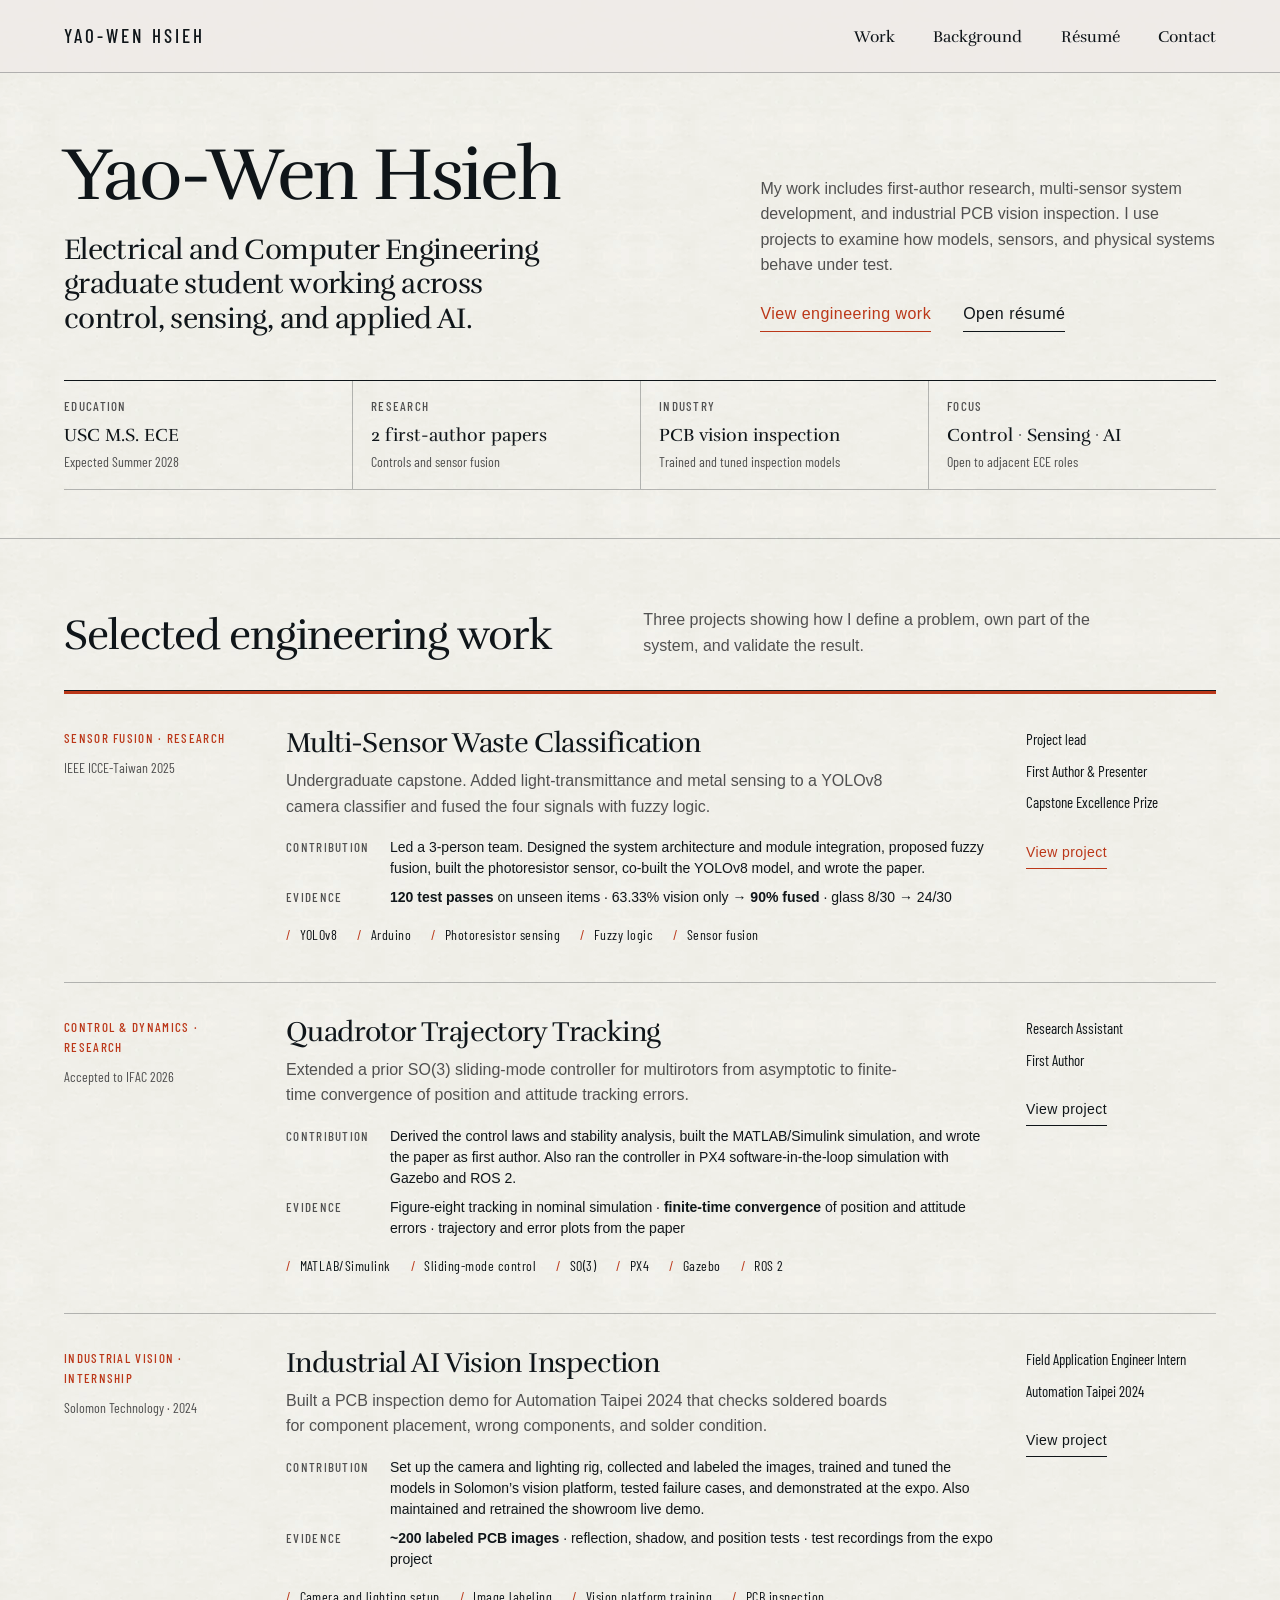
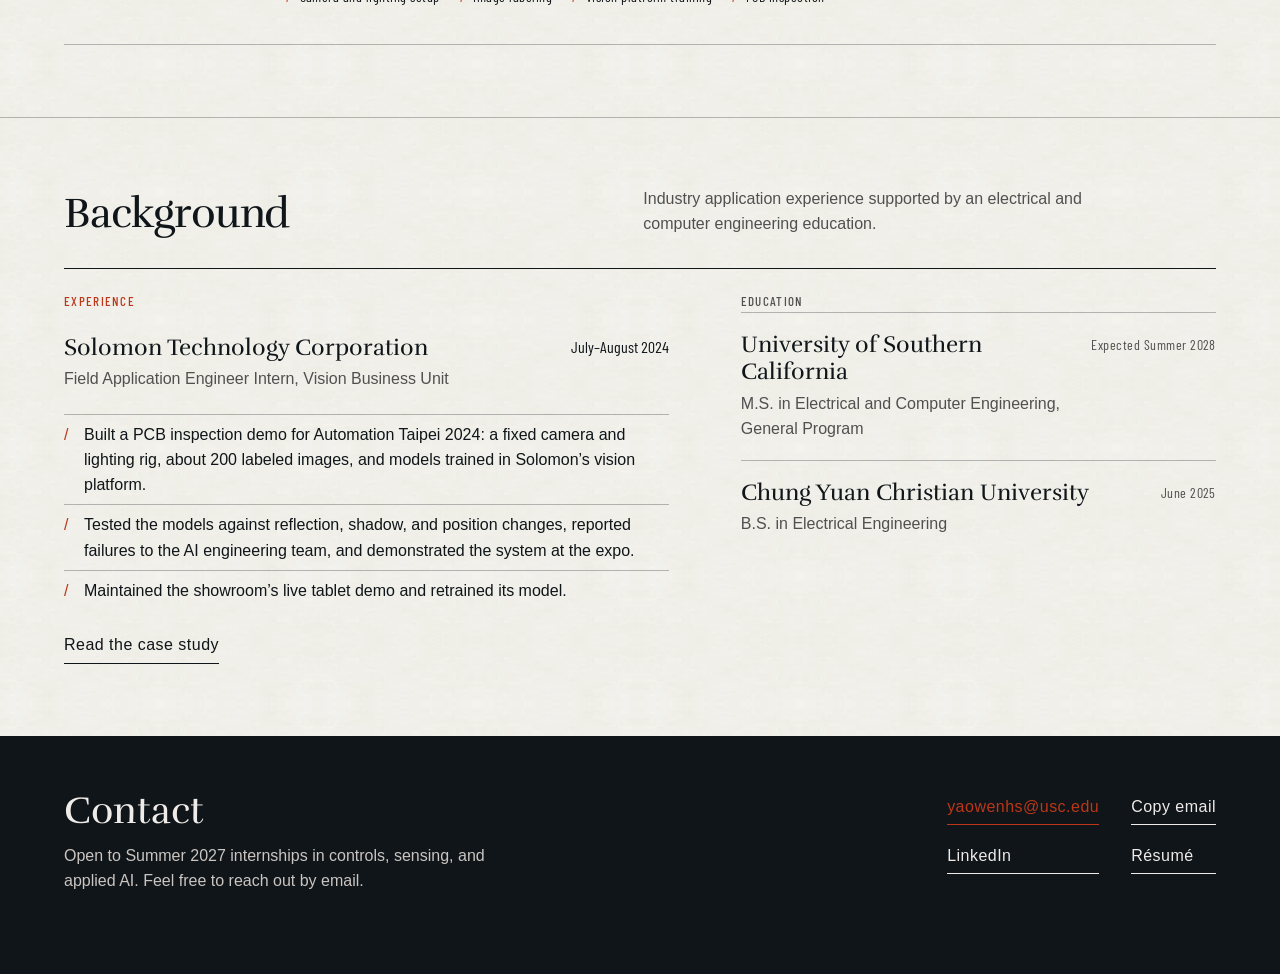
<file: index.html>
<!doctype html>
<html lang="en">
  <head>
    <meta charset="utf-8">
    <meta name="viewport" content="width=device-width, initial-scale=1">
    <meta name="description" content="Yao-Wen Hsieh is an electrical and computer engineering graduate student working across control, sensing, and applied AI.">
    <title>Yao-Wen Hsieh — Electrical &amp; Computer Engineering</title>
    <link rel="icon" href="assets/favicon.svg" type="image/svg+xml"><link rel="icon" href="assets/favicon-32.png" type="image/png" sizes="32x32"><link rel="apple-touch-icon" href="assets/apple-touch-icon.png"><link rel="canonical" href="https://yaowenhs.com/"><meta property="og:url" content="https://yaowenhs.com/"><meta property="og:type" content="website"><meta property="og:site_name" content="Yao-Wen Hsieh"><meta property="og:title" content="Yao-Wen Hsieh — Electrical &amp; Computer Engineering"><meta property="og:description" content="Yao-Wen Hsieh is an electrical and computer engineering graduate student working across control, sensing, and applied AI."><meta property="og:image" content="https://yaowenhs.com/assets/og.png"><meta property="og:image:width" content="1200"><meta property="og:image:height" content="630"><meta name="twitter:card" content="summary_large_image"><meta name="twitter:title" content="Yao-Wen Hsieh — Electrical &amp; Computer Engineering"><meta name="twitter:description" content="Yao-Wen Hsieh is an electrical and computer engineering graduate student working across control, sensing, and applied AI."><meta name="twitter:image" content="https://yaowenhs.com/assets/og.png">
    <link rel="stylesheet" href="styles.css">
  </head>
  <body>
    <a class="skip-link" href="#main-content">Skip to content</a>
    <header class="site-header">
      <div class="site-header__inner">
        <a class="wordmark" href="index.html" aria-label="Yao-Wen Hsieh home">Yao-Wen Hsieh</a>
        <nav class="site-nav" aria-label="Primary navigation">
          <a href="#work">Work</a><a href="#background">Background</a>
          <a href="assets/YaoWen_Hsieh_Resume.pdf" target="_blank" rel="noopener">Résumé</a><a href="#contact">Contact</a>
        </nav>
      </div>
    </header>

    <main id="main-content">
      <section class="intro section-shell" aria-labelledby="intro-title">
        <div class="intro__identity">
          <h1 id="intro-title">Yao-Wen Hsieh</h1>
          <p class="intro__position">Electrical and Computer Engineering graduate student working across control, sensing, and applied AI.</p>
        </div>
        <div class="intro__summary">
          <p>My work includes first-author research, multi-sensor system development, and industrial PCB vision inspection. I use projects to examine how models, sensors, and physical systems behave under test.</p>
          <div class="intro__actions"><a class="text-link text-link--primary" href="#work">View engineering work</a><a class="text-link" href="assets/YaoWen_Hsieh_Resume.pdf" target="_blank" rel="noopener">Open résumé</a></div>
        </div>
        <dl class="fact-rail" aria-label="Profile summary">
          <div><dt>Education</dt><dd>USC M.S. ECE</dd><span>Expected Summer 2028</span></div>
          <div><dt>Research</dt><dd>2 first-author papers</dd><span>Controls and sensor fusion</span></div>
          <div><dt>Industry</dt><dd>PCB vision inspection</dd><span>Trained and tuned inspection models</span></div>
          <div><dt>Focus</dt><dd>Control · Sensing · AI</dd><span>Open to adjacent ECE roles</span></div>
        </dl>
      </section>

      <section class="project-index section-shell" id="work" aria-labelledby="work-title">
        <div class="dense-heading"><h2 id="work-title">Selected engineering work</h2><p>Three projects showing how I define a problem, own part of the system, and validate the result.</p></div>
        <div class="project-table">
          <article class="project-row project-row--featured">
            <div class="project-row__context"><p class="project-type">Sensor fusion · Research</p><p class="project-status">IEEE ICCE-Taiwan 2025</p></div>
            <div class="project-row__main">
              <h3><a class="project-title-link" href="projects/waste-classification.html">Multi-Sensor Waste Classification</a></h3>
              <p class="project-problem">Undergraduate capstone. Added light-transmittance and metal sensing to a YOLOv8 camera classifier and fused the four signals with fuzzy logic.</p>
              <dl class="project-details">
                <div><dt>Contribution</dt><dd>Led a 3-person team. Designed the system architecture and module integration, proposed fuzzy fusion, built the photoresistor sensor, co-built the YOLOv8 model, and wrote the paper.</dd></div>
                <div><dt>Evidence</dt><dd><strong>120 test passes</strong> on unseen items · 63.33% vision only → <strong>90% fused</strong> · glass 8/30 → 24/30</dd></div>
              </dl>
              <ul class="tech-list" aria-label="Technologies used"><li>YOLOv8</li><li>Arduino</li><li>Photoresistor sensing</li><li>Fuzzy logic</li><li>Sensor fusion</li></ul>
            </div>
            <div class="project-row__outcome"><p>Project lead</p><p>First Author &amp; Presenter</p><p>Capstone Excellence Prize</p><a class="text-link text-link--primary" href="projects/waste-classification.html">View project</a></div>
          </article>

          <article class="project-row">
            <div class="project-row__context"><p class="project-type">Control &amp; dynamics · Research</p><p class="project-status">Accepted to IFAC 2026</p></div>
            <div class="project-row__main">
              <h3><a class="project-title-link" href="projects/uav-trajectory-tracking.html">Quadrotor Trajectory Tracking</a></h3>
              <p class="project-problem">Extended a prior SO(3) sliding-mode controller for multirotors from asymptotic to finite-time convergence of position and attitude tracking errors.</p>
              <dl class="project-details">
                <div><dt>Contribution</dt><dd>Derived the control laws and stability analysis, built the MATLAB/Simulink simulation, and wrote the paper as first author. Also ran the controller in PX4 software-in-the-loop simulation with Gazebo and ROS 2.</dd></div>
                <div><dt>Evidence</dt><dd>Figure-eight tracking in nominal simulation · <strong>finite-time convergence</strong> of position and attitude errors · trajectory and error plots from the paper</dd></div>
              </dl>
              <ul class="tech-list" aria-label="Technologies used"><li>MATLAB/Simulink</li><li>Sliding-mode control</li><li>SO(3)</li><li>PX4</li><li>Gazebo</li><li>ROS 2</li></ul>
            </div>
            <div class="project-row__outcome"><p>Research Assistant</p><p>First Author</p><a class="text-link" href="projects/uav-trajectory-tracking.html">View project</a></div>
          </article>

          <article class="project-row">
            <div class="project-row__context"><p class="project-type">Industrial vision · Internship</p><p class="project-status">Solomon Technology · 2024</p></div>
            <div class="project-row__main">
              <h3><a class="project-title-link" href="projects/industrial-vision-inspection.html">Industrial AI Vision Inspection</a></h3>
              <p class="project-problem">Built a PCB inspection demo for Automation Taipei 2024 that checks soldered boards for component placement, wrong components, and solder condition.</p>
              <dl class="project-details">
                <div><dt>Contribution</dt><dd>Set up the camera and lighting rig, collected and labeled the images, trained and tuned the models in Solomon’s vision platform, tested failure cases, and demonstrated at the expo. Also maintained and retrained the showroom live demo.</dd></div>
                <div><dt>Evidence</dt><dd><strong>~200 labeled PCB images</strong> · reflection, shadow, and position tests · test recordings from the expo project</dd></div>
              </dl>
              <ul class="tech-list" aria-label="Technologies used"><li>Camera and lighting setup</li><li>Image labeling</li><li>Vision platform training</li><li>PCB inspection</li></ul>
            </div>
            <div class="project-row__outcome"><p>Field Application Engineer Intern</p><p>Automation Taipei 2024</p><a class="text-link" href="projects/industrial-vision-inspection.html">View project</a></div>
          </article>
        </div>
      </section>

      <section class="background section-shell" id="background" aria-labelledby="background-title">
        <div class="dense-heading"><h2 id="background-title">Background</h2><p>Industry application experience supported by an electrical and computer engineering education.</p></div>
        <div class="background-grid">
          <article class="background-block">
            <p class="background-label">Experience</p>
            <div class="background-title"><div><h3>Solomon Technology Corporation</h3><p>Field Application Engineer Intern, Vision Business Unit</p></div><time datetime="2024-07">July–August 2024</time></div>
            <ul class="responsibility-list"><li>Built a PCB inspection demo for Automation Taipei 2024: a fixed camera and lighting rig, about 200 labeled images, and models trained in Solomon’s vision platform.</li><li>Tested the models against reflection, shadow, and position changes, reported failures to the AI engineering team, and demonstrated the system at the expo.</li><li>Maintained the showroom’s live tablet demo and retrained its model.</li></ul>
            <a class="text-link" href="projects/industrial-vision-inspection.html">Read the case study</a>
          </article>
          <div class="education-stack">
            <p class="background-label">Education</p>
            <article><div><h3>University of Southern California</h3><p>M.S. in Electrical and Computer Engineering, General Program</p></div><p class="meta-line">Expected Summer 2028</p></article>
            <article><div><h3>Chung Yuan Christian University</h3><p>B.S. in Electrical Engineering</p></div><p class="meta-line">June 2025</p></article>
          </div>
        </div>
      </section>
    </main>

    <footer class="site-footer" id="contact"><div class="section-shell site-footer__inner">
      <div><h2>Contact</h2><p>Open to Summer 2027 internships in controls, sensing, and applied AI. Feel free to reach out by email.</p></div>
      <div class="contact-actions"><a class="text-link text-link--primary" href="mailto:yaowenhs@usc.edu">yaowenhs@usc.edu</a><button class="copy-email" type="button" data-copy-email="yaowenhs@usc.edu">Copy email</button><a class="text-link" href="https://www.linkedin.com/in/yaowenhs" target="_blank" rel="noopener">LinkedIn</a><a class="text-link" href="assets/YaoWen_Hsieh_Resume.pdf" target="_blank" rel="noopener">Résumé</a><p class="copy-status" role="status" aria-live="polite"></p></div>
    </div></footer>
    <script src="app.js"></script>
  </body>
</html>
</file>
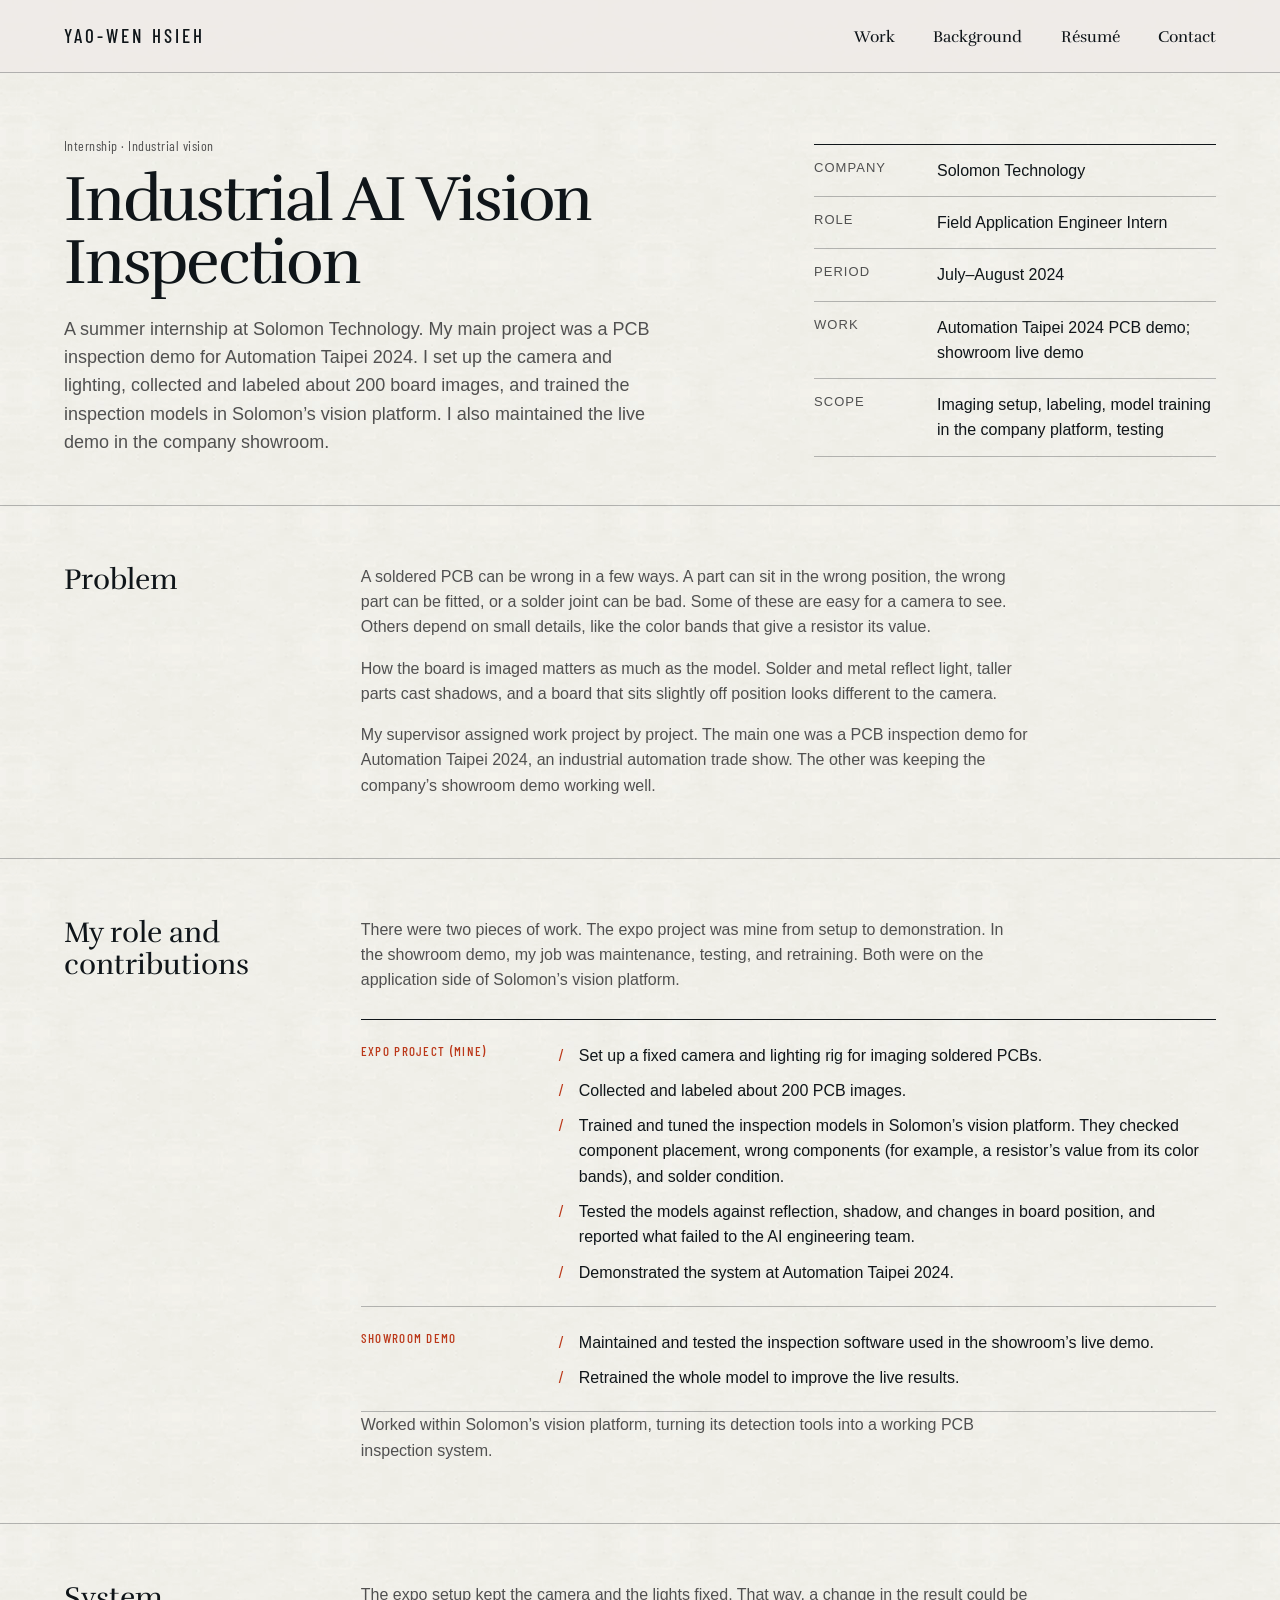
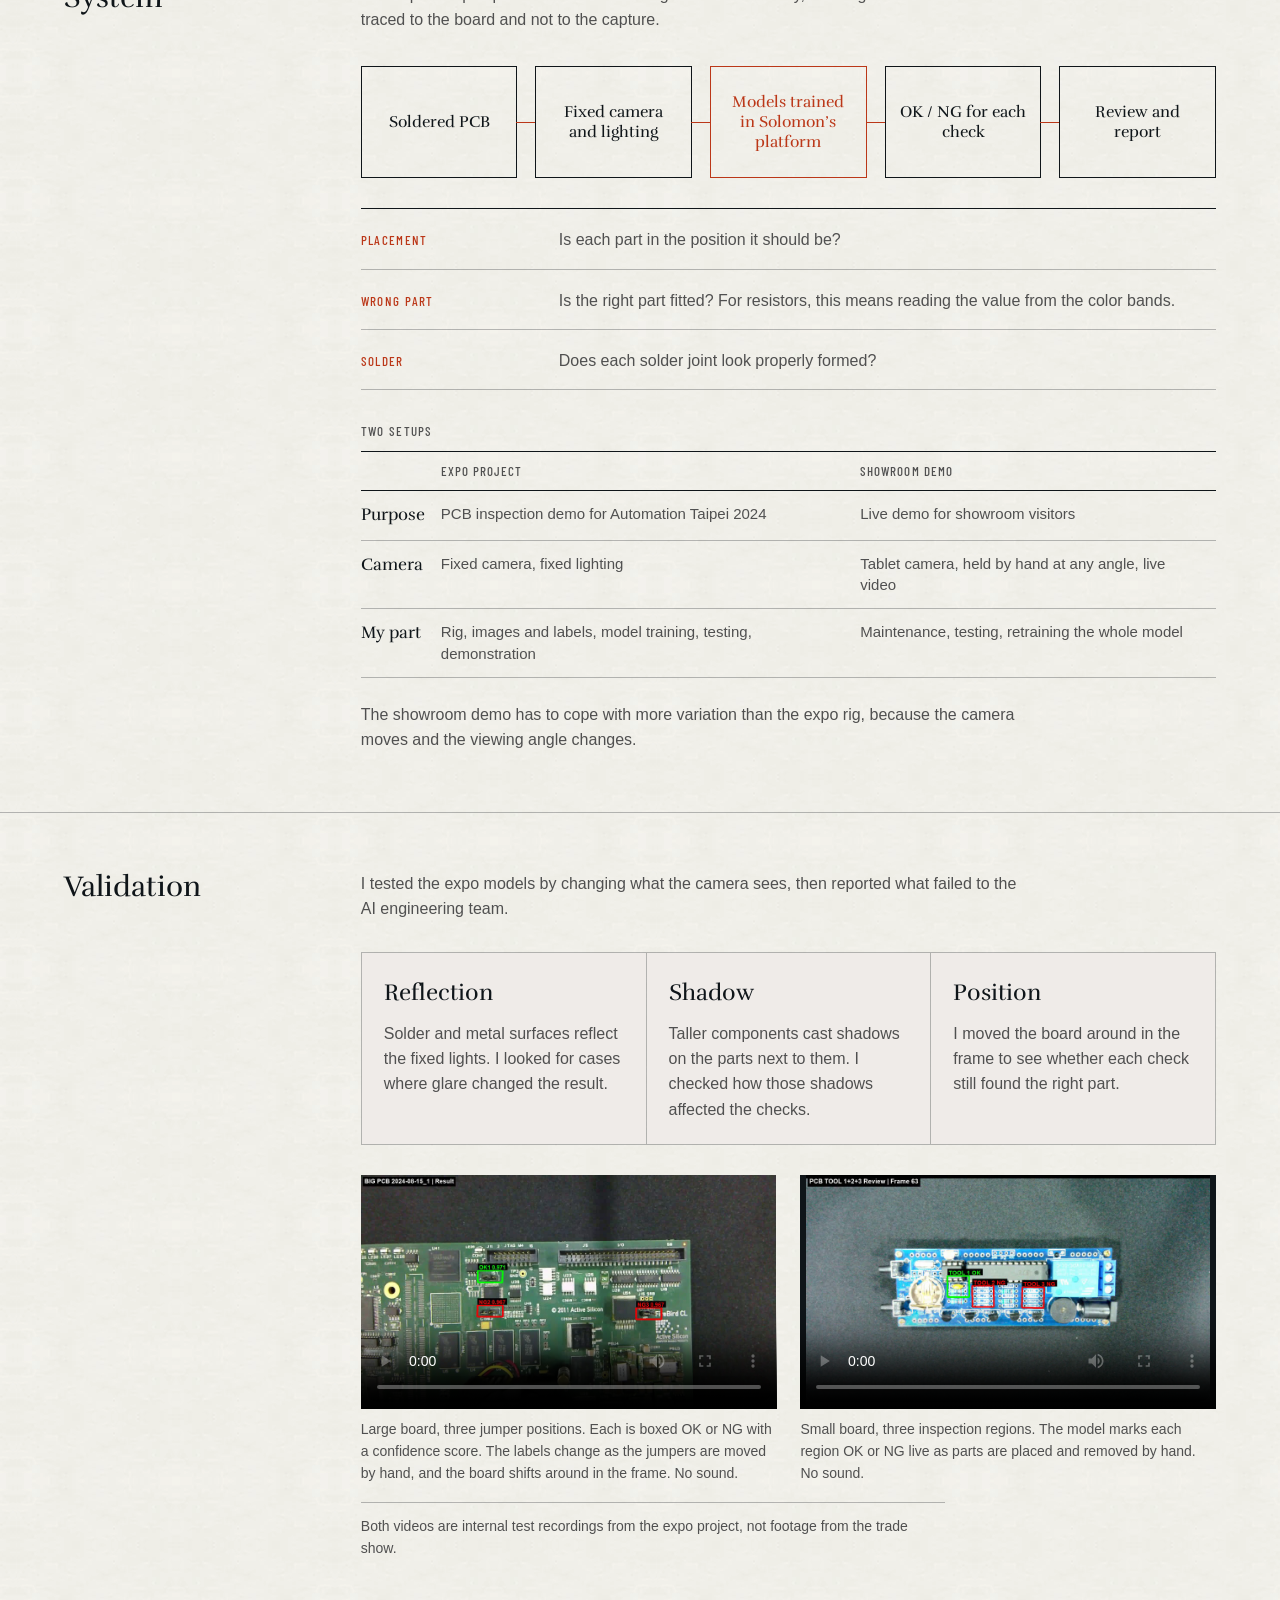
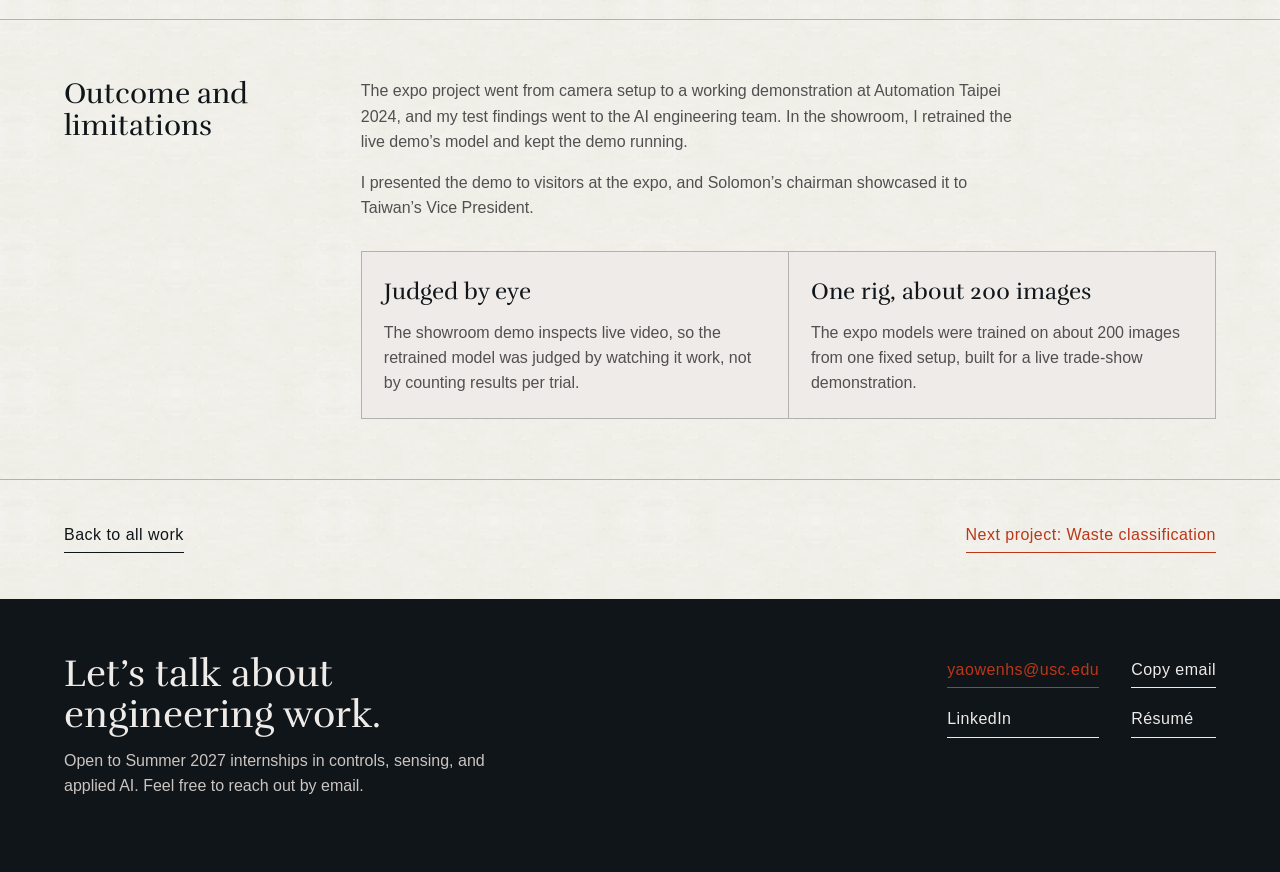
<file: projects/industrial-vision-inspection.html>
<!doctype html>
<html lang="en"><head><meta charset="utf-8"><meta name="viewport" content="width=device-width, initial-scale=1"><meta name="description" content="Internship at Solomon Technology: a PCB inspection demo for Automation Taipei 2024, with a fixed camera and lighting rig, about 200 labeled images, and inspection models trained in Solomon’s vision platform. Also maintained and retrained the showroom live demo."><title>Industrial AI Vision Inspection — Yao-Wen Hsieh</title><link rel="icon" href="../assets/favicon.svg" type="image/svg+xml"><link rel="icon" href="../assets/favicon-32.png" type="image/png" sizes="32x32"><link rel="apple-touch-icon" href="../assets/apple-touch-icon.png"><link rel="canonical" href="https://yaowenhs.com/projects/industrial-vision-inspection.html"><meta property="og:url" content="https://yaowenhs.com/projects/industrial-vision-inspection.html"><meta property="og:type" content="website"><meta property="og:site_name" content="Yao-Wen Hsieh"><meta property="og:title" content="Industrial AI Vision Inspection — Yao-Wen Hsieh"><meta property="og:description" content="Internship at Solomon Technology: a PCB inspection demo for Automation Taipei 2024, with a fixed camera and lighting rig, about 200 labeled images, and inspection models trained in Solomon’s vision platform. Also maintained and retrained the showroom live demo."><meta property="og:image" content="https://yaowenhs.com/assets/og.png"><meta property="og:image:width" content="1200"><meta property="og:image:height" content="630"><meta name="twitter:card" content="summary_large_image"><meta name="twitter:title" content="Industrial AI Vision Inspection — Yao-Wen Hsieh"><meta name="twitter:description" content="Internship at Solomon Technology: a PCB inspection demo for Automation Taipei 2024, with a fixed camera and lighting rig, about 200 labeled images, and inspection models trained in Solomon’s vision platform. Also maintained and retrained the showroom live demo."><meta name="twitter:image" content="https://yaowenhs.com/assets/og.png"><link rel="stylesheet" href="../styles.css"></head>
<body class="project-page"><a class="skip-link" href="#main-content">Skip to content</a>
<header class="site-header"><div class="site-header__inner"><a class="wordmark" href="../index.html">Yao-Wen Hsieh</a><nav class="site-nav" aria-label="Primary navigation"><a href="../index.html#work">Work</a><a href="../index.html#background">Background</a><a href="../assets/YaoWen_Hsieh_Resume.pdf" target="_blank" rel="noopener">Résumé</a><a href="#contact">Contact</a></nav></div></header>
<main id="main-content">
  <header class="project-header section-shell"><div class="project-header__grid"><div><p class="meta-line">Internship · Industrial vision</p><h1>Industrial AI Vision Inspection</h1><p class="project-lede">A summer internship at Solomon Technology. My main project was a PCB inspection demo for Automation Taipei 2024. I set up the camera and lighting, collected and labeled about 200 board images, and trained the inspection models in Solomon’s vision platform. I also maintained the live demo in the company showroom.</p></div><dl class="project-facts"><div><dt>Company</dt><dd>Solomon Technology</dd></div><div><dt>Role</dt><dd>Field Application Engineer Intern</dd></div><div><dt>Period</dt><dd>July–August 2024</dd></div><div><dt>Work</dt><dd>Automation Taipei 2024 PCB demo; showroom live demo</dd></div><div><dt>Scope</dt><dd>Imaging setup, labeling, model training in the company platform, testing</dd></div></dl></div></header>
  <section class="case-section section-shell"><div class="case-section__label"><h2>Problem</h2></div><div class="case-section__content"><p>A soldered PCB can be wrong in a few ways. A part can sit in the wrong position, the wrong part can be fitted, or a solder joint can be bad. Some of these are easy for a camera to see. Others depend on small details, like the color bands that give a resistor its value.</p><p>How the board is imaged matters as much as the model. Solder and metal reflect light, taller parts cast shadows, and a board that sits slightly off position looks different to the camera.</p><p>My supervisor assigned work project by project. The main one was a PCB inspection demo for Automation Taipei 2024, an industrial automation trade show. The other was keeping the company’s showroom demo working well.</p></div></section>
  <section class="case-section section-shell"><div class="case-section__label"><h2>My role and contributions</h2></div><div class="case-section__content"><p>There were two pieces of work. The expo project was mine from setup to demonstration. In the showroom demo, my job was maintenance, testing, and retraining. Both were on the application side of Solomon’s vision platform.</p><div class="role-groups"><div class="role-group"><h3>Expo project (mine)</h3><ul><li>Set up a fixed camera and lighting rig for imaging soldered PCBs.</li><li>Collected and labeled about 200 PCB images.</li><li>Trained and tuned the inspection models in Solomon’s vision platform. They checked component placement, wrong components (for example, a resistor’s value from its color bands), and solder condition.</li><li>Tested the models against reflection, shadow, and changes in board position, and reported what failed to the AI engineering team.</li><li>Demonstrated the system at Automation Taipei 2024.</li></ul></div><div class="role-group"><h3>Showroom demo</h3><ul><li>Maintained and tested the inspection software used in the showroom’s live demo.</li><li>Retrained the whole model to improve the live results.</li></ul></div></div><p>Worked within Solomon’s vision platform, turning its detection tools into a working PCB inspection system.</p></div></section>
  <section class="case-section section-shell"><div class="case-section__label"><h2>System</h2></div><div class="case-section__content"><p>The expo setup kept the camera and the lights fixed. That way, a change in the result could be traced to the board and not to the capture.</p><div class="system-flow" role="img" aria-label="Expo setup: a soldered PCB is imaged by a fixed camera under fixed lighting, inspected by models trained in Solomon’s vision platform, and each check returns OK or NG for review"><div class="system-flow__node">Soldered PCB</div><div class="system-flow__node">Fixed camera and lighting</div><div class="system-flow__node system-flow__node--accent">Models trained in Solomon’s platform</div><div class="system-flow__node">OK / NG for each check</div><div class="system-flow__node">Review and report</div></div><div class="role-groups role-groups--notes"><div class="role-group"><h3>Placement</h3><p>Is each part in the position it should be?</p></div><div class="role-group"><h3>Wrong part</h3><p>Is the right part fitted? For resistors, this means reading the value from the color bands.</p></div><div class="role-group"><h3>Solder</h3><p>Does each solder joint look properly formed?</p></div></div><div class="table-wrap"><table class="data-table"><caption>Two setups</caption><thead><tr><th scope="col"></th><th scope="col">Expo project</th><th scope="col">Showroom demo</th></tr></thead><tbody><tr><th scope="row">Purpose</th><td>PCB inspection demo for Automation Taipei 2024</td><td>Live demo for showroom visitors</td></tr><tr><th scope="row">Camera</th><td>Fixed camera, fixed lighting</td><td>Tablet camera, held by hand at any angle, live video</td></tr><tr><th scope="row">My part</th><td>Rig, images and labels, model training, testing, demonstration</td><td>Maintenance, testing, retraining the whole model</td></tr></tbody></table></div><p>The showroom demo has to cope with more variation than the expo rig, because the camera moves and the viewing angle changes.</p></div></section>
  <section class="case-section section-shell"><div class="case-section__label"><h2>Validation</h2></div><div class="case-section__content"><p>I tested the expo models by changing what the camera sees, then reported what failed to the AI engineering team.</p><div class="failure-grid"><article><h3>Reflection</h3><p>Solder and metal surfaces reflect the fixed lights. I looked for cases where glare changed the result.</p></article><article><h3>Shadow</h3><p>Taller components cast shadows on the parts next to them. I checked how those shadows affected the checks.</p></article><article><h3>Position</h3><p>I moved the board around in the frame to see whether each check still found the right part.</p></article></div><div class="video-grid"><figure><video controls preload="metadata" playsinline poster="../assets/plates/solomon-expo-poster.jpg" width="960" height="540" aria-label="Test recording: three jumper positions on a large circuit board, each boxed as OK or NG with a confidence score"><source src="../assets/video/solomon-expo-test.mp4" type="video/mp4">Your browser does not support embedded video.</video><figcaption>Large board, three jumper positions. Each is boxed OK or NG with a confidence score. The labels change as the jumpers are moved by hand, and the board shifts around in the frame. No sound.</figcaption></figure><figure><video controls preload="metadata" playsinline poster="../assets/plates/solomon-states-poster.jpg" width="960" height="556" aria-label="Test recording: three inspection regions on a small circuit board, each marked OK or NG as parts are placed and removed by hand"><source src="../assets/video/solomon-states-test.mp4" type="video/mp4">Your browser does not support embedded video.</video><figcaption>Small board, three inspection regions. The model marks each region OK or NG live as parts are placed and removed by hand. No sound.</figcaption></figure></div><p class="note-line">Both videos are internal test recordings from the expo project, not footage from the trade show.</p></div></section>
  <section class="case-section section-shell"><div class="case-section__label"><h2>Outcome and limitations</h2></div><div class="case-section__content"><p>The expo project went from camera setup to a working demonstration at Automation Taipei 2024, and my test findings went to the AI engineering team. In the showroom, I retrained the live demo’s model and kept the demo running.</p><p>I presented the demo to visitors at the expo, and Solomon’s chairman showcased it to Taiwan’s Vice President.</p><div class="failure-grid failure-grid--two"><article><h3>Judged by eye</h3><p>The showroom demo inspects live video, so the retrained model was judged by watching it work, not by counting results per trial.</p></article><article><h3>One rig, about 200 images</h3><p>The expo models were trained on about 200 images from one fixed setup, built for a live trade-show demonstration.</p></article></div></div></section>
  <nav class="project-nav section-shell" aria-label="Project navigation"><a class="text-link" href="../index.html#work">Back to all work</a><a class="text-link text-link--primary" href="waste-classification.html">Next project: Waste classification</a></nav>
</main>
<footer class="site-footer" id="contact"><div class="section-shell site-footer__inner"><div><h2>Let’s talk about engineering work.</h2><p>Open to Summer 2027 internships in controls, sensing, and applied AI. Feel free to reach out by email.</p></div><div class="contact-actions"><a class="text-link text-link--primary" href="mailto:yaowenhs@usc.edu">yaowenhs@usc.edu</a><button class="copy-email" type="button" data-copy-email="yaowenhs@usc.edu">Copy email</button><a class="text-link" href="https://www.linkedin.com/in/yaowenhs" target="_blank" rel="noopener">LinkedIn</a><a class="text-link" href="../assets/YaoWen_Hsieh_Resume.pdf" target="_blank" rel="noopener">Résumé</a><p class="copy-status" role="status" aria-live="polite"></p></div></div></footer><script src="../app.js"></script></body></html>
</file>
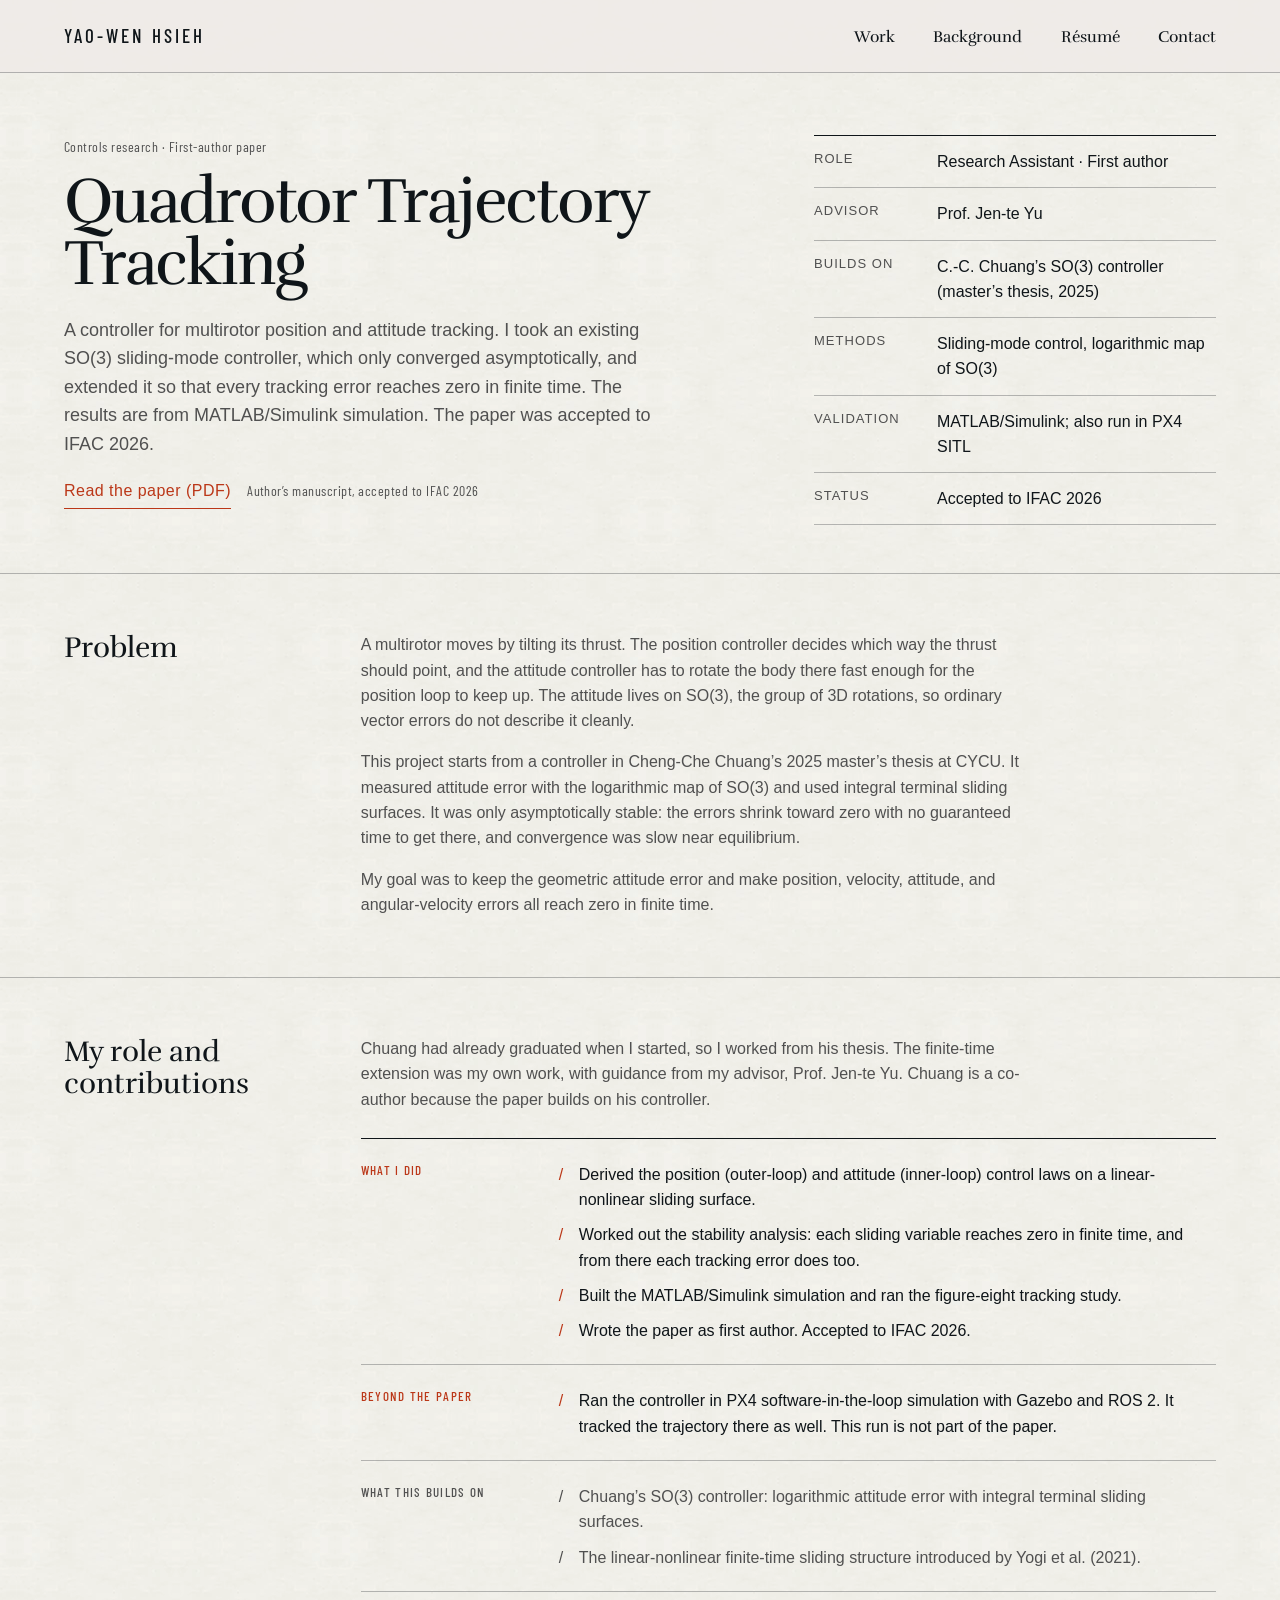
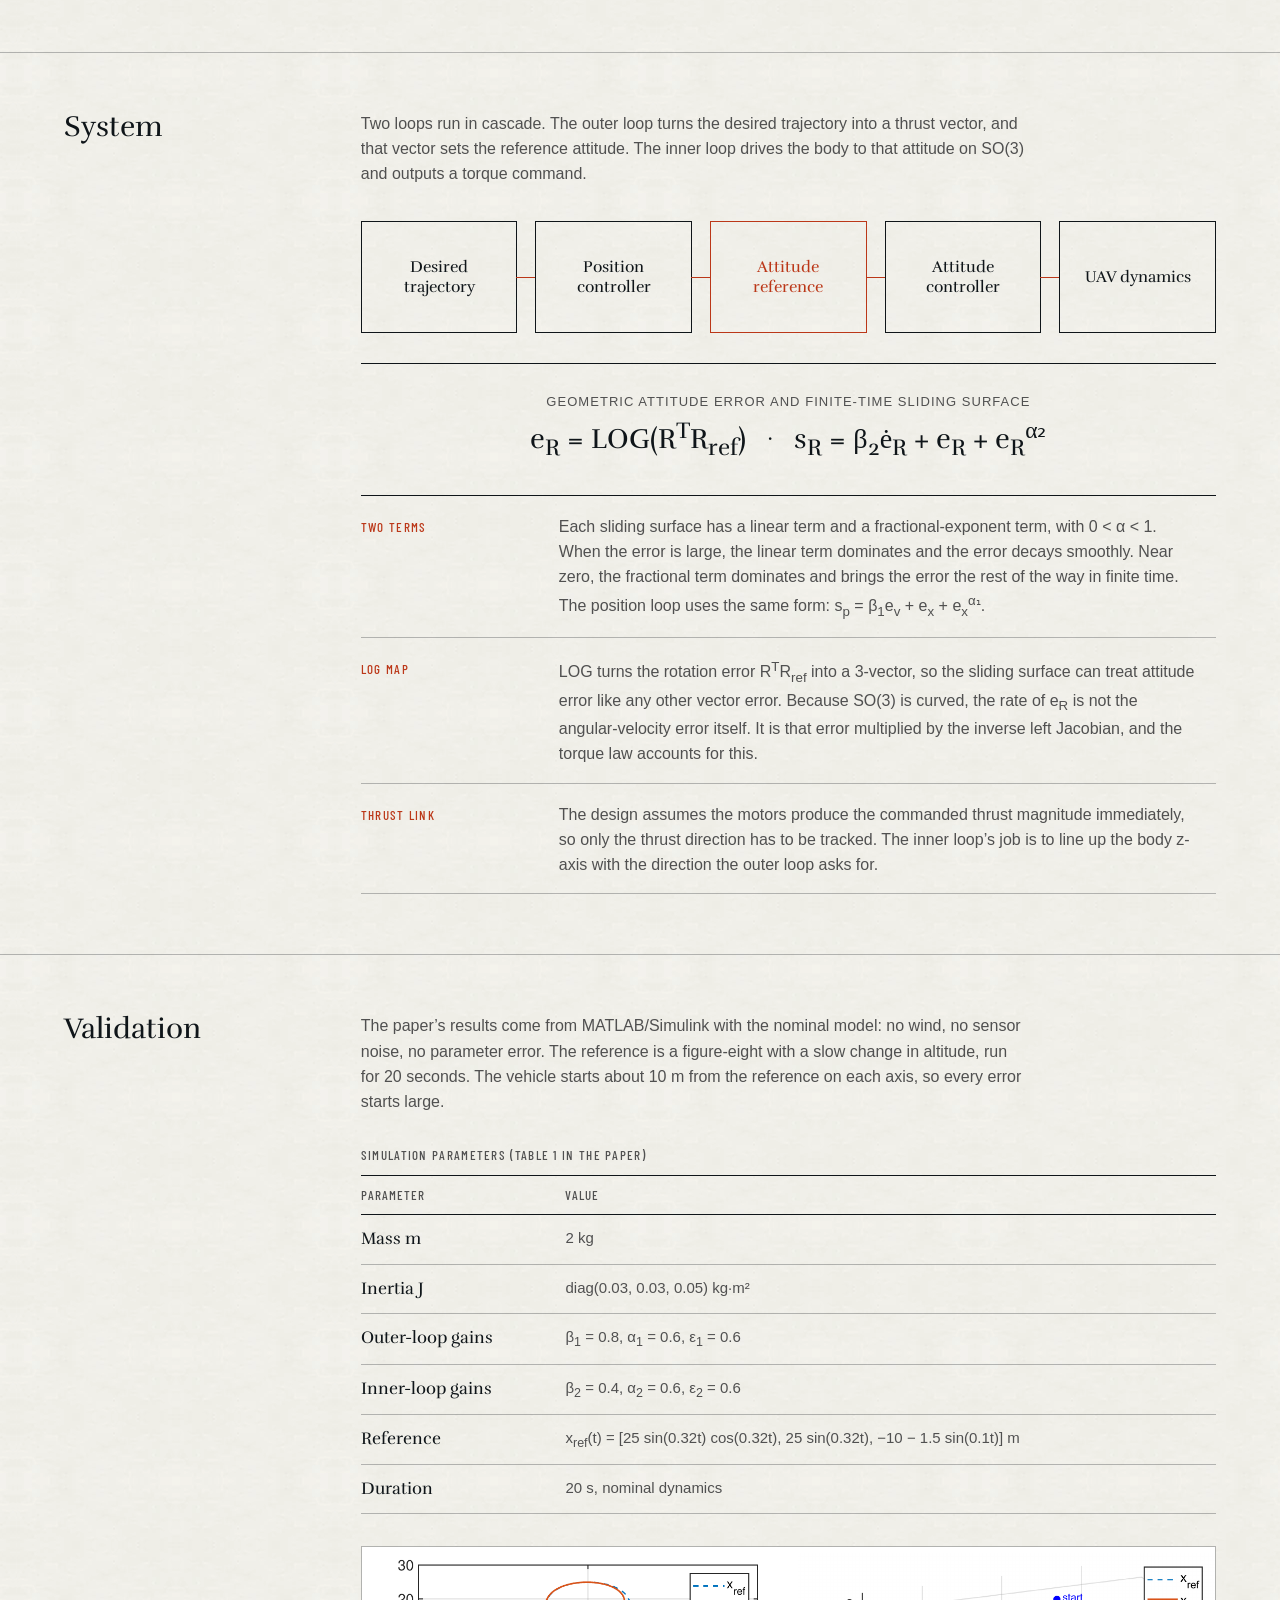
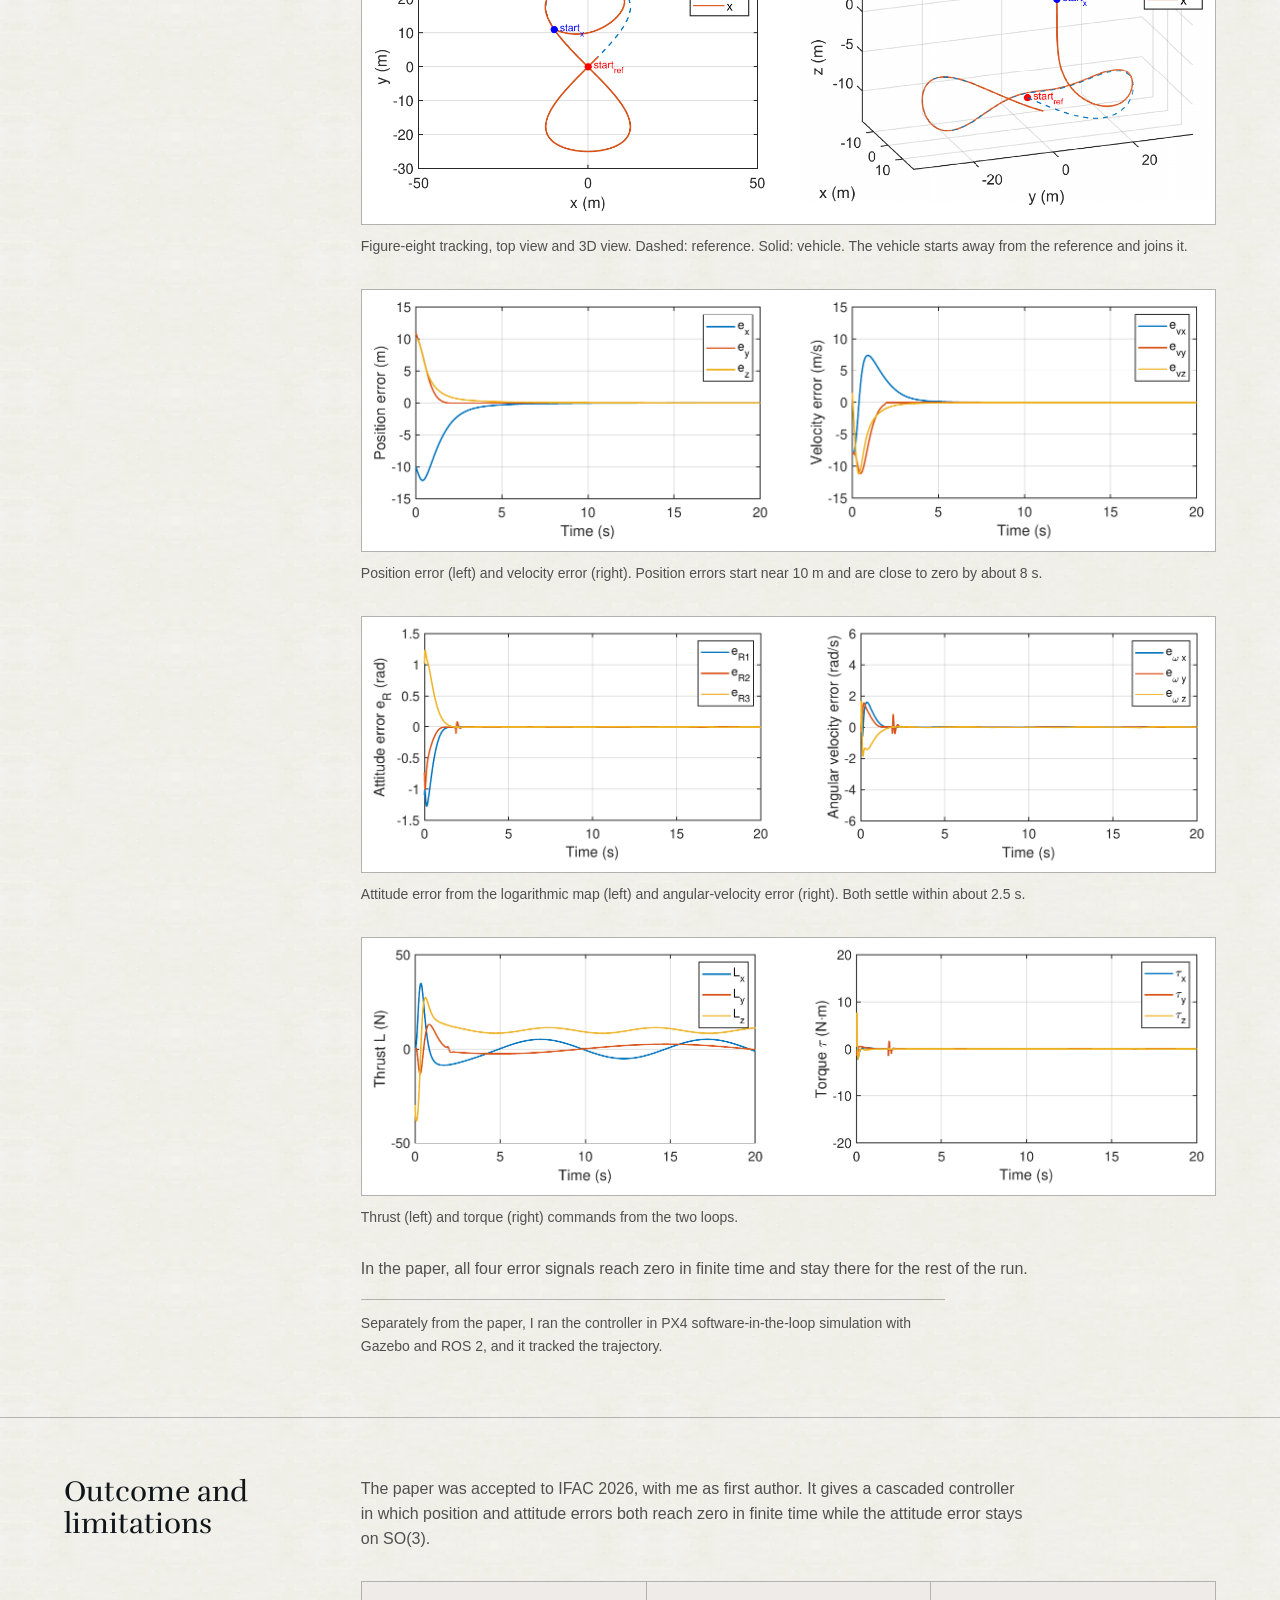
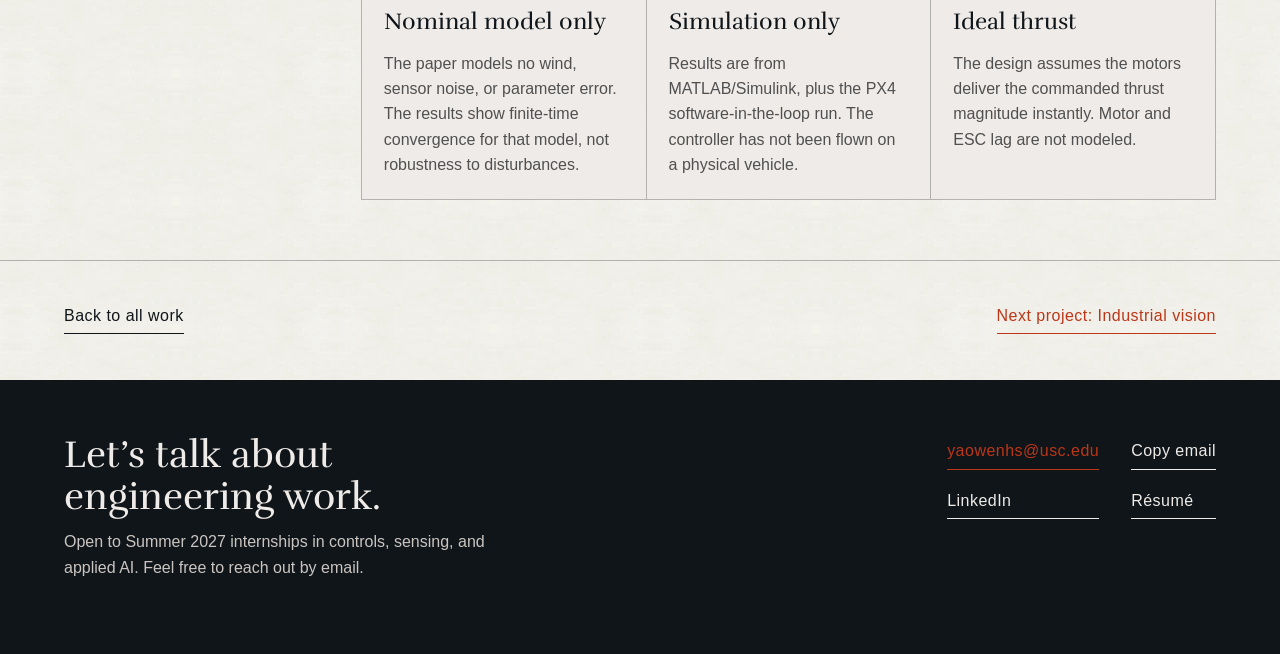
<file: projects/uav-trajectory-tracking.html>
<!doctype html>
<html lang="en"><head><meta charset="utf-8"><meta name="viewport" content="width=device-width, initial-scale=1"><meta name="description" content="Finite-time multirotor position and attitude tracking. Extends a prior SO(3) sliding-mode controller from asymptotic to finite-time convergence. Validated in MATLAB/Simulink. Accepted to IFAC 2026."><title>Quadrotor Trajectory Tracking — Yao-Wen Hsieh</title><link rel="icon" href="../assets/favicon.svg" type="image/svg+xml"><link rel="icon" href="../assets/favicon-32.png" type="image/png" sizes="32x32"><link rel="apple-touch-icon" href="../assets/apple-touch-icon.png"><link rel="canonical" href="https://yaowenhs.com/projects/uav-trajectory-tracking.html"><meta property="og:url" content="https://yaowenhs.com/projects/uav-trajectory-tracking.html"><meta property="og:type" content="website"><meta property="og:site_name" content="Yao-Wen Hsieh"><meta property="og:title" content="Quadrotor Trajectory Tracking — Yao-Wen Hsieh"><meta property="og:description" content="Finite-time multirotor position and attitude tracking. Extends a prior SO(3) sliding-mode controller from asymptotic to finite-time convergence. Validated in MATLAB/Simulink. Accepted to IFAC 2026."><meta property="og:image" content="https://yaowenhs.com/assets/og.png"><meta property="og:image:width" content="1200"><meta property="og:image:height" content="630"><meta name="twitter:card" content="summary_large_image"><meta name="twitter:title" content="Quadrotor Trajectory Tracking — Yao-Wen Hsieh"><meta name="twitter:description" content="Finite-time multirotor position and attitude tracking. Extends a prior SO(3) sliding-mode controller from asymptotic to finite-time convergence. Validated in MATLAB/Simulink. Accepted to IFAC 2026."><meta name="twitter:image" content="https://yaowenhs.com/assets/og.png"><link rel="stylesheet" href="../styles.css"></head>
<body class="project-page"><a class="skip-link" href="#main-content">Skip to content</a>
<header class="site-header"><div class="site-header__inner"><a class="wordmark" href="../index.html">Yao-Wen Hsieh</a><nav class="site-nav" aria-label="Primary navigation"><a href="../index.html#work">Work</a><a href="../index.html#background">Background</a><a href="../assets/YaoWen_Hsieh_Resume.pdf" target="_blank" rel="noopener">Résumé</a><a href="#contact">Contact</a></nav></div></header>
<main id="main-content">
  <header class="project-header section-shell"><div class="project-header__grid"><div><p class="meta-line">Controls research · First-author paper</p><h1>Quadrotor Trajectory Tracking</h1><p class="project-lede">A controller for multirotor position and attitude tracking. I took an existing SO(3) sliding-mode controller, which only converged asymptotically, and extended it so that every tracking error reaches zero in finite time. The results are from MATLAB/Simulink simulation. The paper was accepted to IFAC 2026.</p><p class="paper-link"><a class="text-link text-link--primary" href="../assets/papers/Hsieh_IFAC2026_manuscript.pdf" target="_blank" rel="noopener">Read the paper (PDF)</a> <span class="meta-line">Author’s manuscript, accepted to IFAC 2026</span></p></div><dl class="project-facts"><div><dt>Role</dt><dd>Research Assistant · First author</dd></div><div><dt>Advisor</dt><dd>Prof. Jen-te Yu</dd></div><div><dt>Builds on</dt><dd>C.-C. Chuang’s SO(3) controller (master’s thesis, 2025)</dd></div><div><dt>Methods</dt><dd>Sliding-mode control, logarithmic map of SO(3)</dd></div><div><dt>Validation</dt><dd>MATLAB/Simulink; also run in PX4 SITL</dd></div><div><dt>Status</dt><dd>Accepted to IFAC 2026</dd></div></dl></div></header>
  <section class="case-section section-shell"><div class="case-section__label"><h2>Problem</h2></div><div class="case-section__content"><p>A multirotor moves by tilting its thrust. The position controller decides which way the thrust should point, and the attitude controller has to rotate the body there fast enough for the position loop to keep up. The attitude lives on SO(3), the group of 3D rotations, so ordinary vector errors do not describe it cleanly.</p><p>This project starts from a controller in Cheng-Che Chuang’s 2025 master’s thesis at CYCU. It measured attitude error with the logarithmic map of SO(3) and used integral terminal sliding surfaces. It was only asymptotically stable: the errors shrink toward zero with no guaranteed time to get there, and convergence was slow near equilibrium.</p><p>My goal was to keep the geometric attitude error and make position, velocity, attitude, and angular-velocity errors all reach zero in finite time.</p></div></section>
  <section class="case-section section-shell"><div class="case-section__label"><h2>My role and contributions</h2></div><div class="case-section__content"><p>Chuang had already graduated when I started, so I worked from his thesis. The finite-time extension was my own work, with guidance from my advisor, Prof. Jen-te Yu. Chuang is a co-author because the paper builds on his controller.</p><div class="role-groups"><div class="role-group"><h3>What I did</h3><ul><li>Derived the position (outer-loop) and attitude (inner-loop) control laws on a linear-nonlinear sliding surface.</li><li>Worked out the stability analysis: each sliding variable reaches zero in finite time, and from there each tracking error does too.</li><li>Built the MATLAB/Simulink simulation and ran the figure-eight tracking study.</li><li>Wrote the paper as first author. Accepted to IFAC 2026.</li></ul></div><div class="role-group"><h3>Beyond the paper</h3><ul><li>Ran the controller in PX4 software-in-the-loop simulation with Gazebo and ROS 2. It tracked the trajectory there as well. This run is not part of the paper.</li></ul></div><div class="role-group role-group--team"><h3>What this builds on</h3><ul><li>Chuang’s SO(3) controller: logarithmic attitude error with integral terminal sliding surfaces.</li><li>The linear-nonlinear finite-time sliding structure introduced by Yogi et al. (2021).</li></ul></div></div></div></section>
  <section class="case-section section-shell"><div class="case-section__label"><h2>System</h2></div><div class="case-section__content"><p>Two loops run in cascade. The outer loop turns the desired trajectory into a thrust vector, and that vector sets the reference attitude. The inner loop drives the body to that attitude on SO(3) and outputs a torque command.</p><div class="system-flow" role="img" aria-label="Desired trajectory passes through a position controller, attitude reference, attitude controller, and UAV dynamics"><div class="system-flow__node">Desired trajectory</div><div class="system-flow__node">Position controller</div><div class="system-flow__node system-flow__node--accent">Attitude reference</div><div class="system-flow__node">Attitude controller</div><div class="system-flow__node">UAV dynamics</div></div><div class="formula-block"><span>Geometric attitude error and finite-time sliding surface</span>e<sub>R</sub> = LOG(R<sup>T</sup>R<sub>ref</sub>) &nbsp;&nbsp;·&nbsp;&nbsp; s<sub>R</sub> = β<sub>2</sub>ė<sub>R</sub> + e<sub>R</sub> + e<sub>R</sub><sup>α₂</sup></div><div class="role-groups role-groups--notes"><div class="role-group"><h3>Two terms</h3><p>Each sliding surface has a linear term and a fractional-exponent term, with 0 &lt; α &lt; 1. When the error is large, the linear term dominates and the error decays smoothly. Near zero, the fractional term dominates and brings the error the rest of the way in finite time. The position loop uses the same form: s<sub>p</sub> = β<sub>1</sub>e<sub>v</sub> + e<sub>x</sub> + e<sub>x</sub><sup>α₁</sup>.</p></div><div class="role-group"><h3>Log map</h3><p>LOG turns the rotation error R<sup>T</sup>R<sub>ref</sub> into a 3-vector, so the sliding surface can treat attitude error like any other vector error. Because SO(3) is curved, the rate of e<sub>R</sub> is not the angular-velocity error itself. It is that error multiplied by the inverse left Jacobian, and the torque law accounts for this.</p></div><div class="role-group"><h3>Thrust link</h3><p>The design assumes the motors produce the commanded thrust magnitude immediately, so only the thrust direction has to be tracked. The inner loop’s job is to line up the body z-axis with the direction the outer loop asks for.</p></div></div></div></section>
  <section class="case-section section-shell"><div class="case-section__label"><h2>Validation</h2></div><div class="case-section__content"><p>The paper’s results come from MATLAB/Simulink with the nominal model: no wind, no sensor noise, no parameter error. The reference is a figure-eight with a slow change in altitude, run for 20 seconds. The vehicle starts about 10 m from the reference on each axis, so every error starts large.</p><div class="table-wrap"><table class="data-table"><caption>Simulation parameters (Table 1 in the paper)</caption><thead><tr><th scope="col">Parameter</th><th scope="col">Value</th></tr></thead><tbody><tr><th scope="row">Mass m</th><td>2 kg</td></tr><tr><th scope="row">Inertia J</th><td>diag(0.03, 0.03, 0.05) kg·m²</td></tr><tr><th scope="row">Outer-loop gains</th><td>β<sub>1</sub> = 0.8, α<sub>1</sub> = 0.6, ε<sub>1</sub> = 0.6</td></tr><tr><th scope="row">Inner-loop gains</th><td>β<sub>2</sub> = 0.4, α<sub>2</sub> = 0.6, ε<sub>2</sub> = 0.6</td></tr><tr><th scope="row">Reference</th><td>x<sub>ref</sub>(t) = [25 sin(0.32t) cos(0.32t), 25 sin(0.32t), −10 − 1.5 sin(0.1t)] m</td></tr><tr><th scope="row">Duration</th><td>20 s, nominal dynamics</td></tr></tbody></table></div><figure class="figure-panel"><img src="../assets/plates/uav-trajectory.png" width="1612" height="523" loading="lazy" alt="Two plots of the figure-eight trajectory. Left, top view in x and y from minus 50 to 50 meters: the dashed reference and the solid vehicle path overlap after a short approach from the vehicle's start point near x equals minus 10, y equals 10. Right, a 3D view showing the vehicle descending from its start point and joining the reference loop."><figcaption>Figure-eight tracking, top view and 3D view. Dashed: reference. Solid: vehicle. The vehicle starts away from the reference and joins it.</figcaption></figure><figure class="figure-panel"><img src="../assets/plates/uav-translational-errors.png" width="1712" height="523" loading="lazy" alt="Two plots over 20 seconds. Left, position error in x, y, and z: starting near minus 10, 10, and 10 meters, all three reach zero, x last at about 8 seconds. Right, velocity error in x, y, and z: peaks of about 7 and minus 11 meters per second in the first second, then all three settle at zero."><figcaption>Position error (left) and velocity error (right). Position errors start near 10 m and are close to zero by about 8 s.</figcaption></figure><figure class="figure-panel"><img src="../assets/plates/uav-rotational-errors.png" width="1754" height="523" loading="lazy" alt="Two plots over 20 seconds. Left, the three components of the logarithmic attitude error, starting between about minus 1.3 and 1.25 radians and reaching zero by about 2.5 seconds. Right, angular-velocity error components, within about plus or minus 2 radians per second, also settling at zero by about 2.5 seconds."><figcaption>Attitude error from the logarithmic map (left) and angular-velocity error (right). Both settle within about 2.5 s.</figcaption></figure><figure class="figure-panel"><img src="../assets/plates/uav-control-inputs.png" width="1733" height="523" loading="lazy" alt="Two plots over 20 seconds. Left, thrust components in x, y, and z, with large swings in the first second and then smooth variation within about plus or minus 12 newtons as the vehicle follows the figure-eight. Right, torque components, with a short spike at the start and near 2 seconds, then close to zero."><figcaption>Thrust (left) and torque (right) commands from the two loops.</figcaption></figure><p>In the paper, all four error signals reach zero in finite time and stay there for the rest of the run.</p><p class="note-line">Separately from the paper, I ran the controller in PX4 software-in-the-loop simulation with Gazebo and ROS 2, and it tracked the trajectory.</p></div></section>
  <section class="case-section section-shell"><div class="case-section__label"><h2>Outcome and limitations</h2></div><div class="case-section__content"><p>The paper was accepted to IFAC 2026, with me as first author. It gives a cascaded controller in which position and attitude errors both reach zero in finite time while the attitude error stays on SO(3).</p><div class="failure-grid"><article><h3>Nominal model only</h3><p>The paper models no wind, sensor noise, or parameter error. The results show finite-time convergence for that model, not robustness to disturbances.</p></article><article><h3>Simulation only</h3><p>Results are from MATLAB/Simulink, plus the PX4 software-in-the-loop run. The controller has not been flown on a physical vehicle.</p></article><article><h3>Ideal thrust</h3><p>The design assumes the motors deliver the commanded thrust magnitude instantly. Motor and ESC lag are not modeled.</p></article></div></div></section>
  <nav class="project-nav section-shell" aria-label="Project navigation"><a class="text-link" href="../index.html#work">Back to all work</a><a class="text-link text-link--primary" href="industrial-vision-inspection.html">Next project: Industrial vision</a></nav>
</main>
<footer class="site-footer" id="contact"><div class="section-shell site-footer__inner"><div><h2>Let’s talk about engineering work.</h2><p>Open to Summer 2027 internships in controls, sensing, and applied AI. Feel free to reach out by email.</p></div><div class="contact-actions"><a class="text-link text-link--primary" href="mailto:yaowenhs@usc.edu">yaowenhs@usc.edu</a><button class="copy-email" type="button" data-copy-email="yaowenhs@usc.edu">Copy email</button><a class="text-link" href="https://www.linkedin.com/in/yaowenhs" target="_blank" rel="noopener">LinkedIn</a><a class="text-link" href="../assets/YaoWen_Hsieh_Resume.pdf" target="_blank" rel="noopener">Résumé</a><p class="copy-status" role="status" aria-live="polite"></p></div></div></footer><script src="../app.js"></script></body></html>
</file>
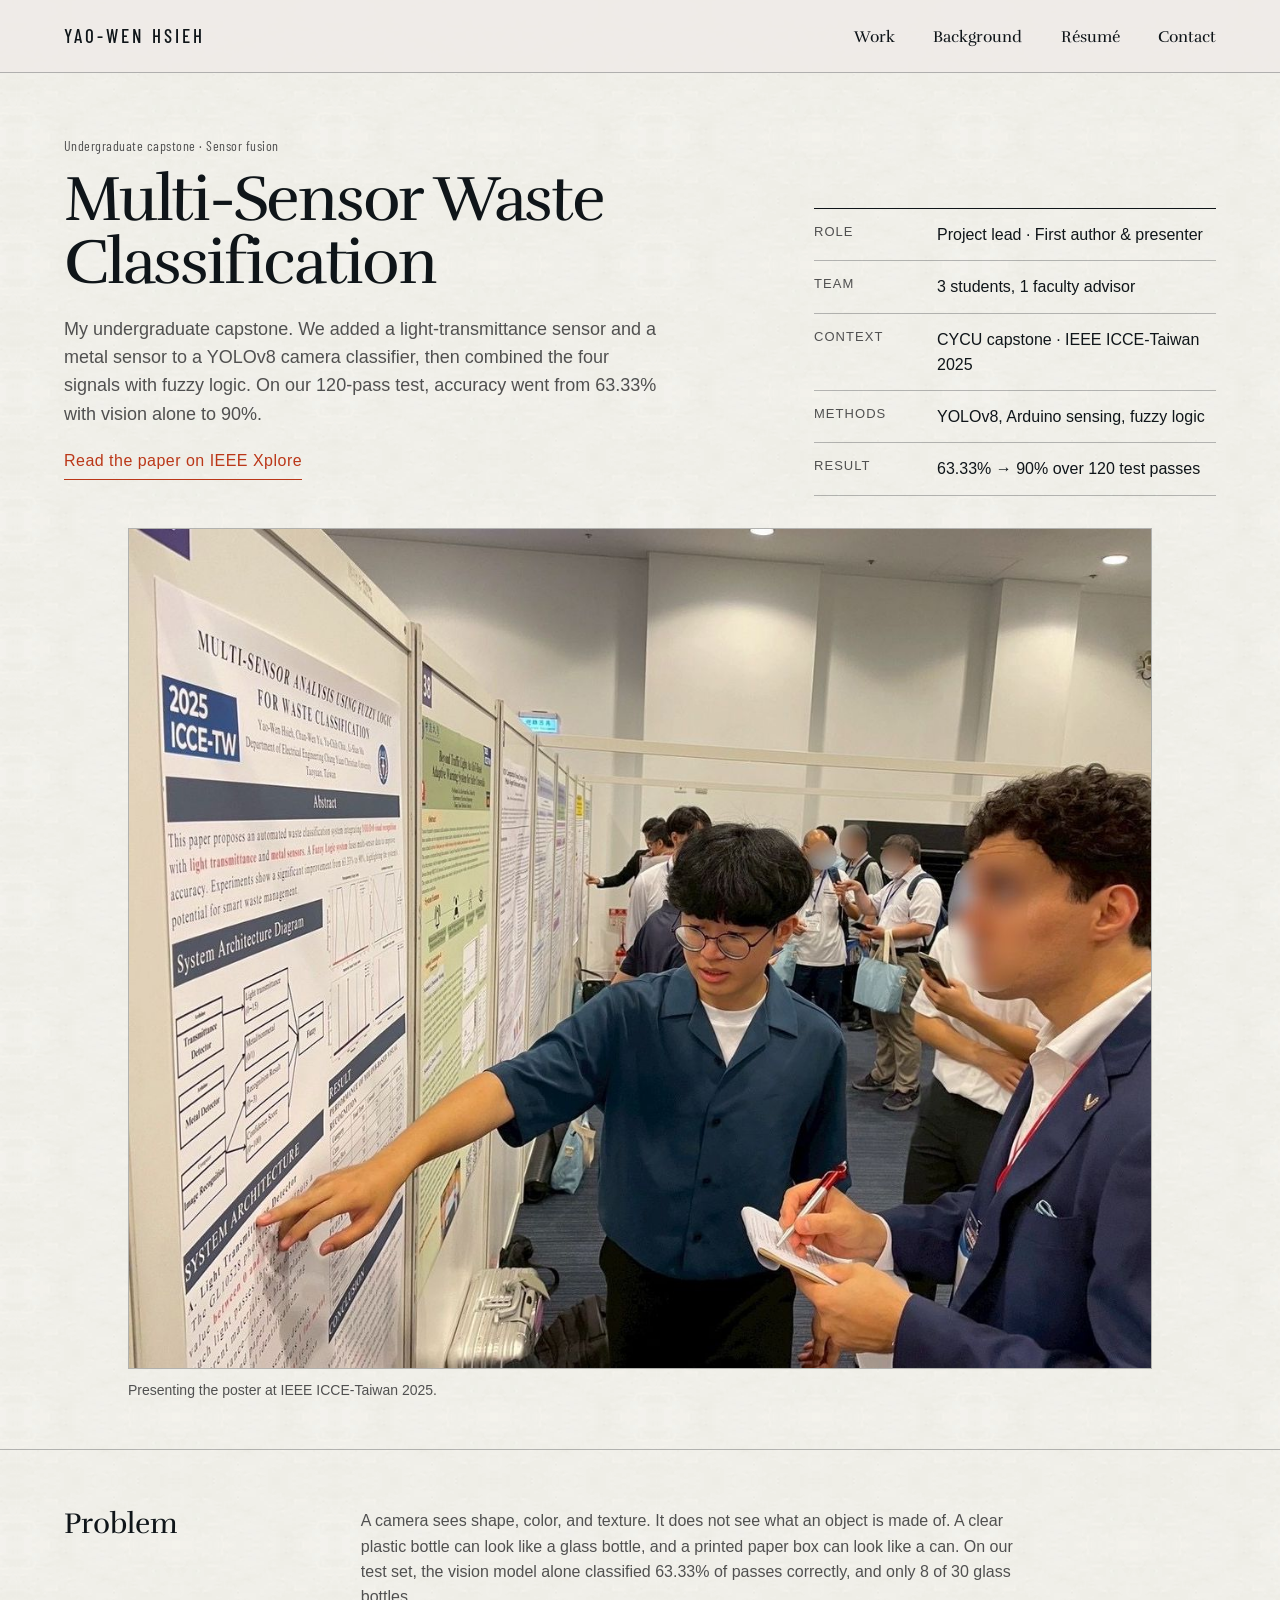
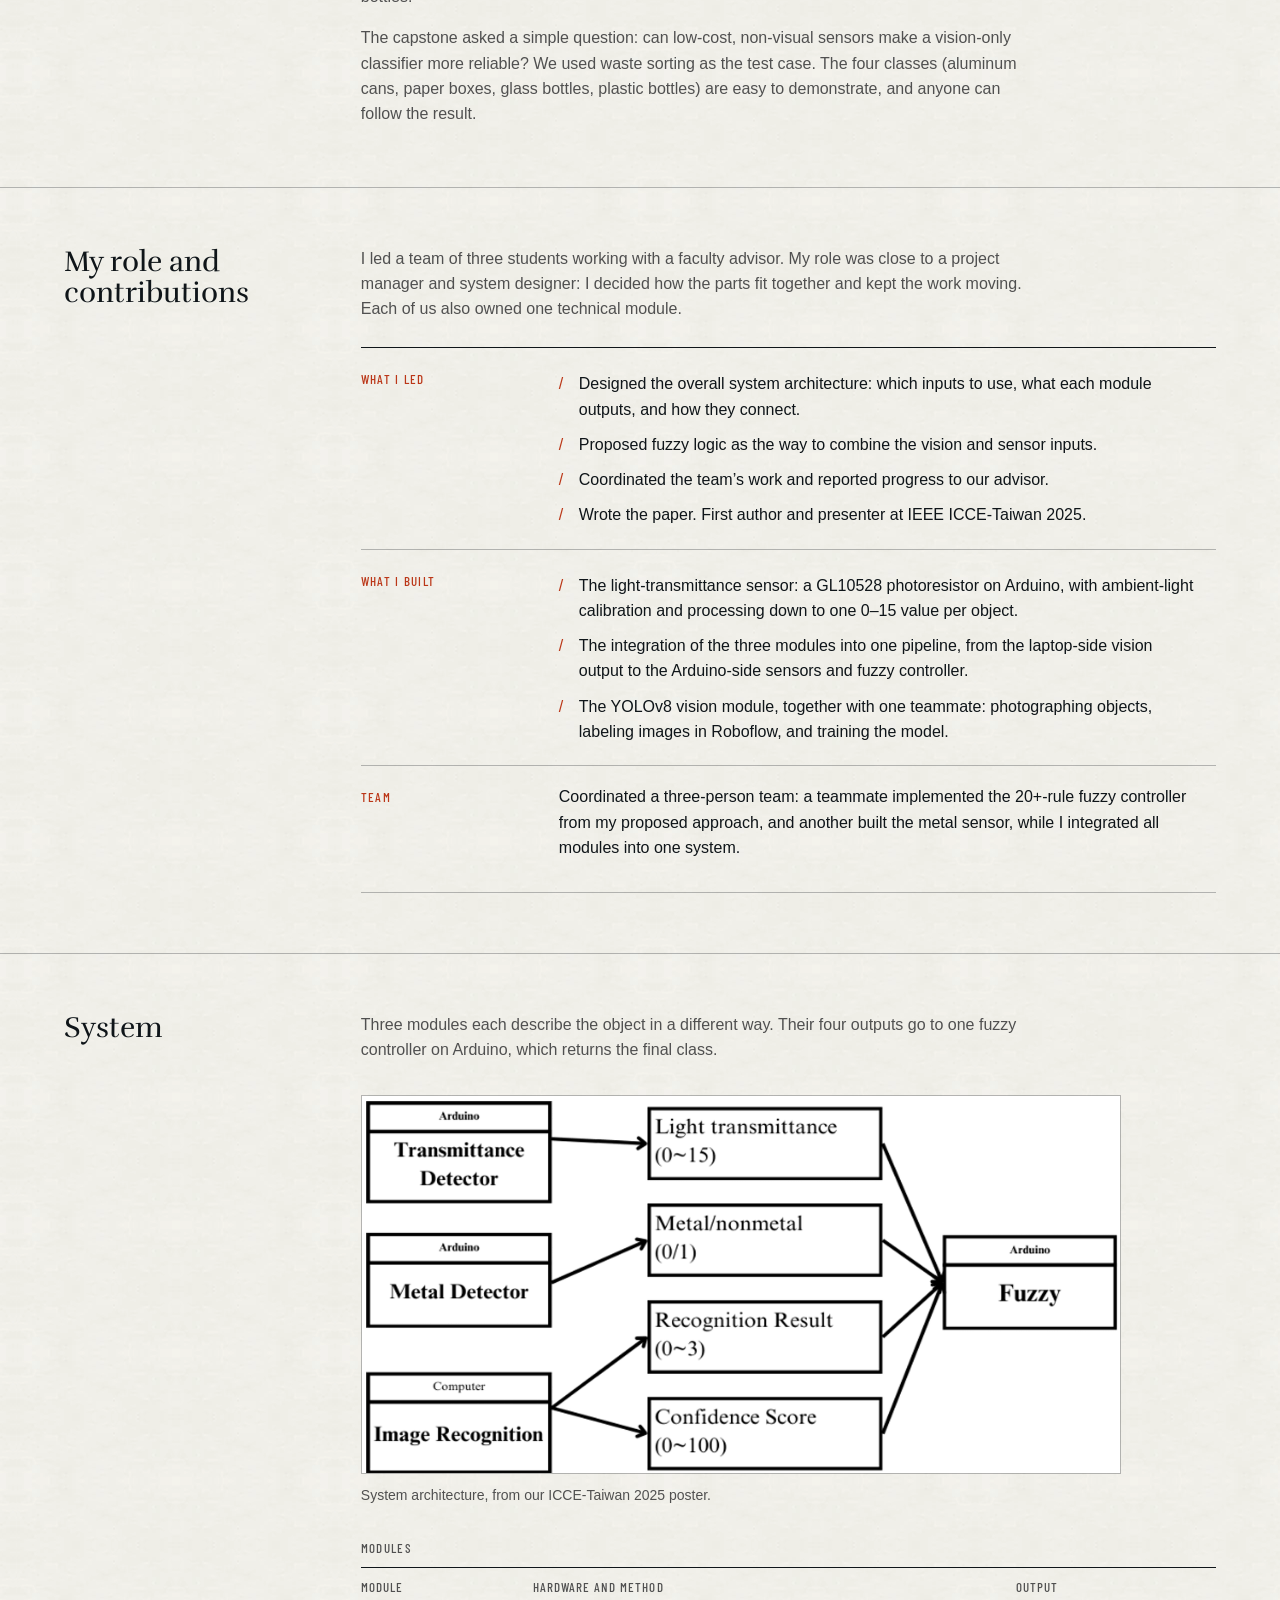
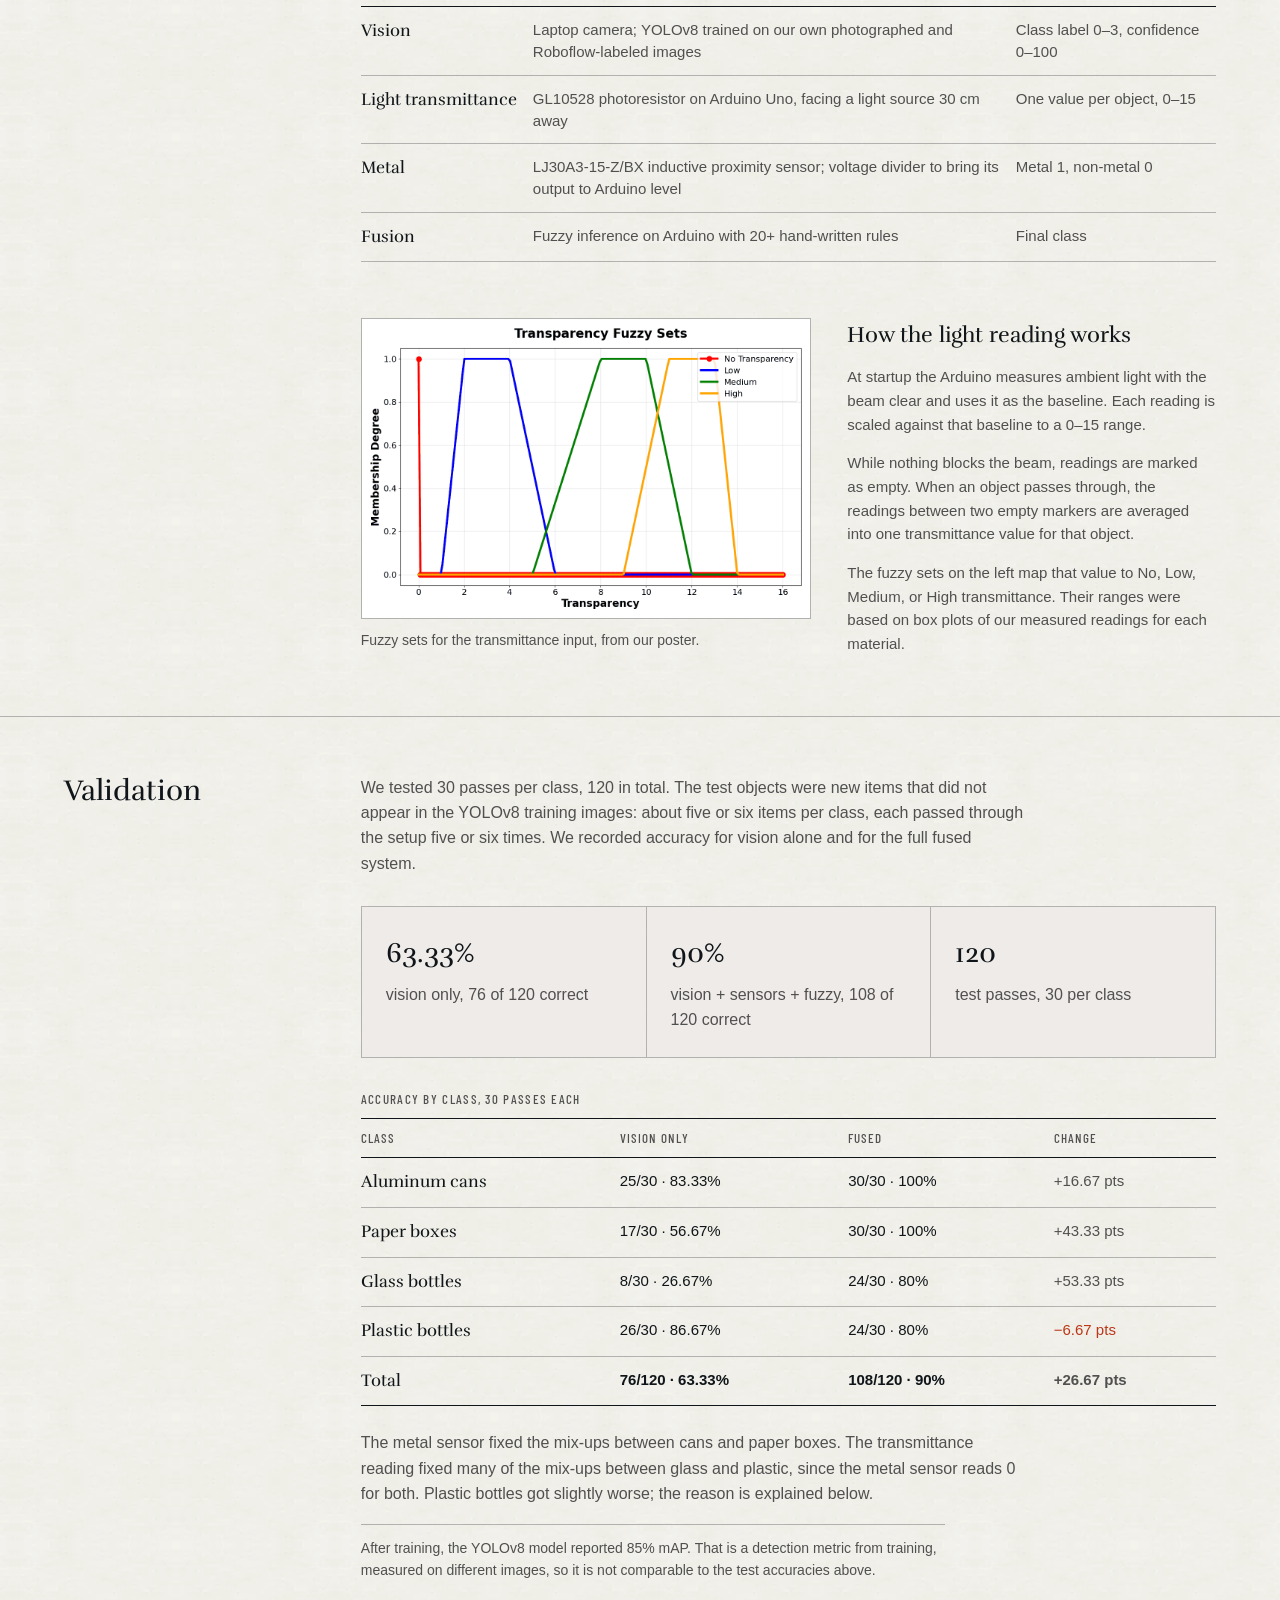
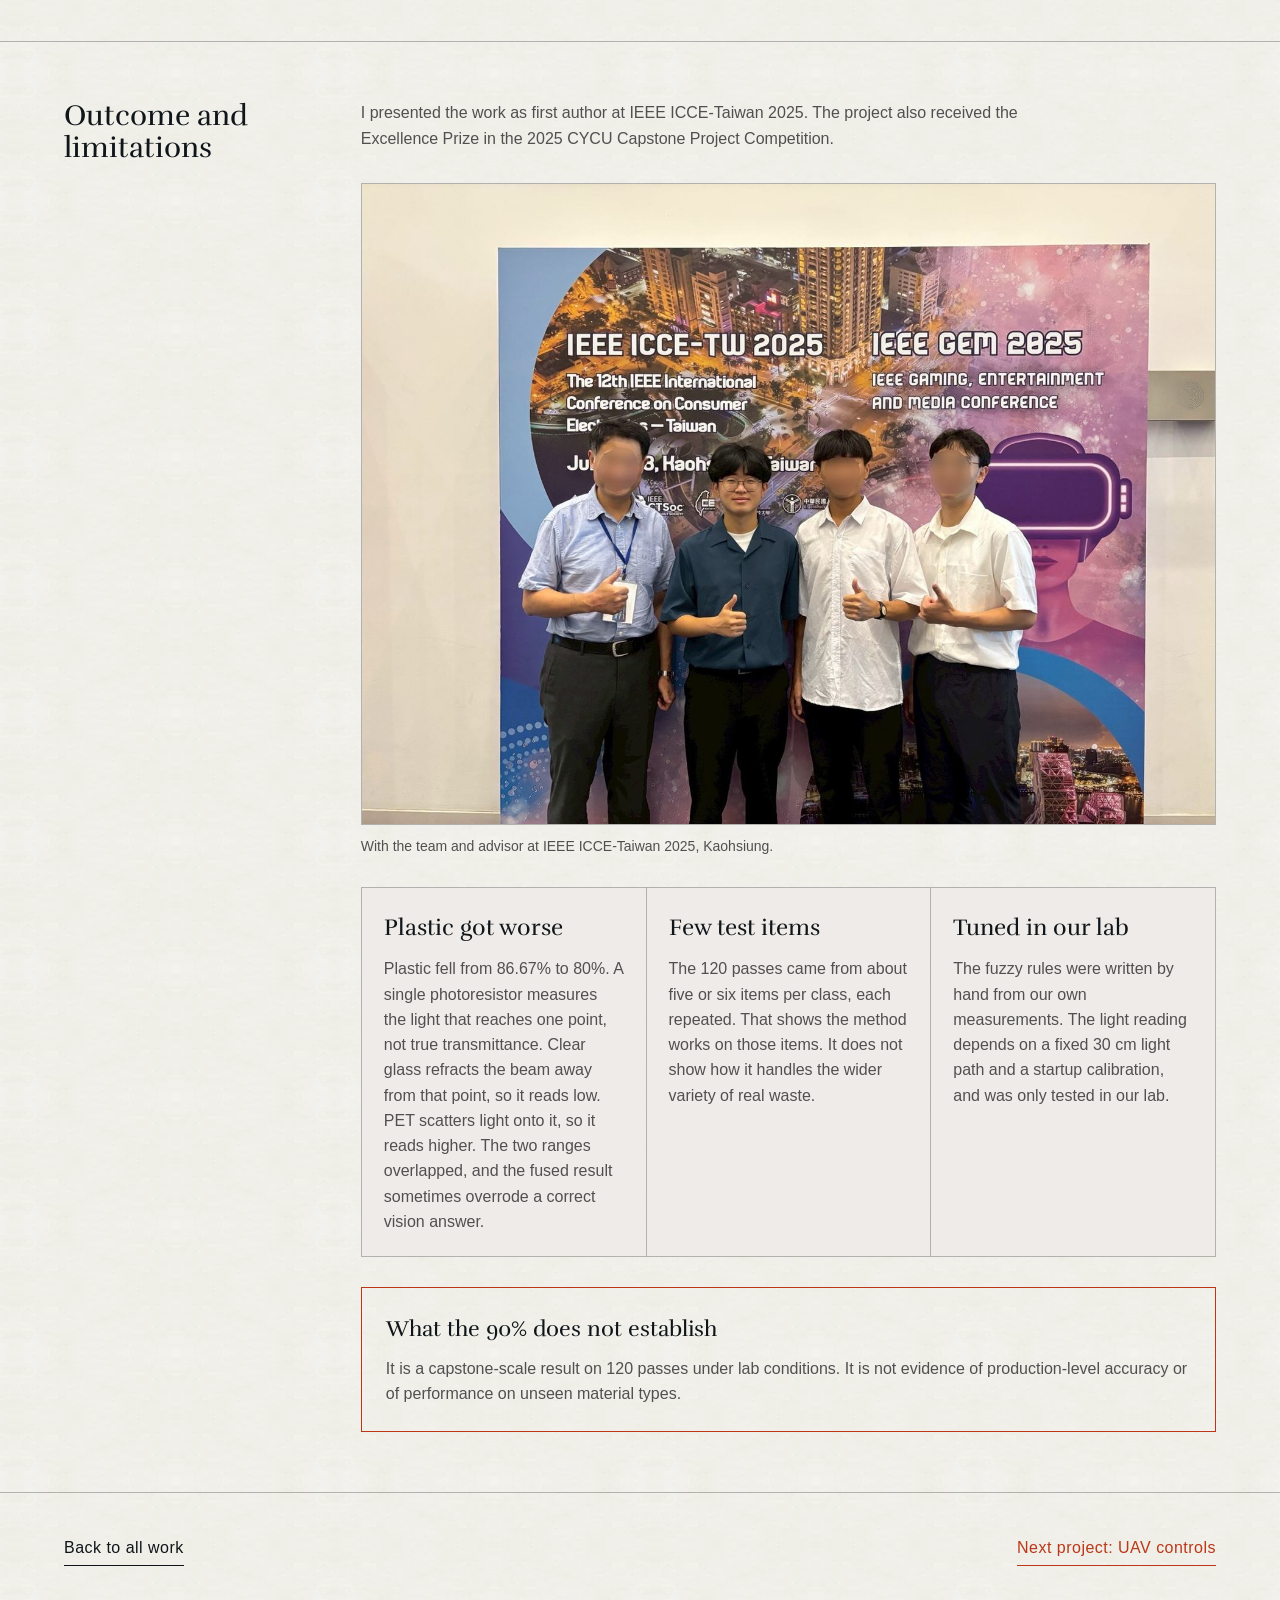
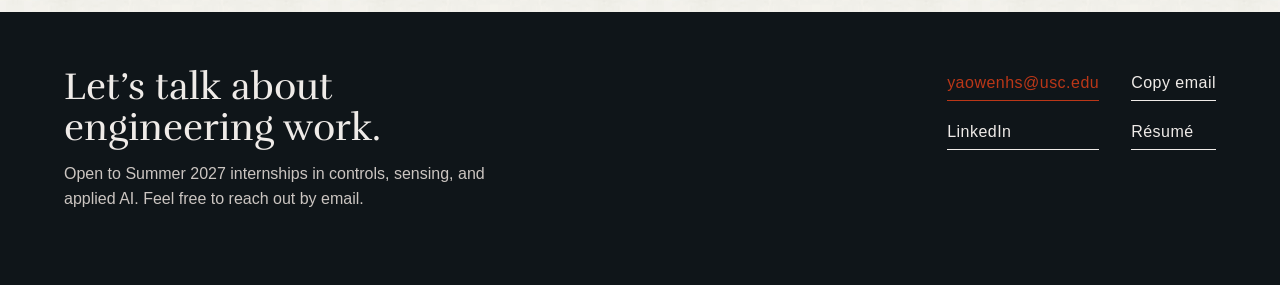
<file: projects/waste-classification.html>
<!doctype html>
<html lang="en"><head><meta charset="utf-8"><meta name="viewport" content="width=device-width, initial-scale=1"><meta name="description" content="Undergraduate capstone: adding light-transmittance and metal sensing to a YOLOv8 camera classifier and fusing the signals with fuzzy logic. Accuracy rose from 63.33% to 90% on a 120-pass test."><title>Multi-Sensor Waste Classification — Yao-Wen Hsieh</title><link rel="icon" href="../assets/favicon.svg" type="image/svg+xml"><link rel="icon" href="../assets/favicon-32.png" type="image/png" sizes="32x32"><link rel="apple-touch-icon" href="../assets/apple-touch-icon.png"><link rel="canonical" href="https://yaowenhs.com/projects/waste-classification.html"><meta property="og:url" content="https://yaowenhs.com/projects/waste-classification.html"><meta property="og:type" content="website"><meta property="og:site_name" content="Yao-Wen Hsieh"><meta property="og:title" content="Multi-Sensor Waste Classification — Yao-Wen Hsieh"><meta property="og:description" content="Undergraduate capstone: adding light-transmittance and metal sensing to a YOLOv8 camera classifier and fusing the signals with fuzzy logic. Accuracy rose from 63.33% to 90% on a 120-pass test."><meta property="og:image" content="https://yaowenhs.com/assets/og.png"><meta property="og:image:width" content="1200"><meta property="og:image:height" content="630"><meta name="twitter:card" content="summary_large_image"><meta name="twitter:title" content="Multi-Sensor Waste Classification — Yao-Wen Hsieh"><meta name="twitter:description" content="Undergraduate capstone: adding light-transmittance and metal sensing to a YOLOv8 camera classifier and fusing the signals with fuzzy logic. Accuracy rose from 63.33% to 90% on a 120-pass test."><meta name="twitter:image" content="https://yaowenhs.com/assets/og.png"><link rel="stylesheet" href="../styles.css"></head>
<body class="project-page"><a class="skip-link" href="#main-content">Skip to content</a>
<header class="site-header"><div class="site-header__inner"><a class="wordmark" href="../index.html">Yao-Wen Hsieh</a><nav class="site-nav" aria-label="Primary navigation"><a href="../index.html#work">Work</a><a href="../index.html#background">Background</a><a href="../assets/YaoWen_Hsieh_Resume.pdf" target="_blank" rel="noopener">Résumé</a><a href="#contact">Contact</a></nav></div></header>
<main id="main-content">
  <header class="project-header section-shell"><div class="project-header__grid"><div><p class="meta-line">Undergraduate capstone · Sensor fusion</p><h1>Multi-Sensor Waste Classification</h1><p class="project-lede">My undergraduate capstone. We added a light-transmittance sensor and a metal sensor to a YOLOv8 camera classifier, then combined the four signals with fuzzy logic. On our 120-pass test, accuracy went from 63.33% with vision alone to 90%.</p><p class="paper-link"><a class="text-link text-link--primary" href="https://ieeexplore.ieee.org/document/11207932" target="_blank" rel="noopener">Read the paper on IEEE Xplore</a></p></div><dl class="project-facts"><div><dt>Role</dt><dd>Project lead · First author &amp; presenter</dd></div><div><dt>Team</dt><dd>3 students, 1 faculty advisor</dd></div><div><dt>Context</dt><dd>CYCU capstone · IEEE ICCE-Taiwan 2025</dd></div><div><dt>Methods</dt><dd>YOLOv8, Arduino sensing, fuzzy logic</dd></div><div><dt>Result</dt><dd>63.33% → 90% over 120 test passes</dd></div></dl></div>
    <div class="section-shell"><figure class="figure-panel"><img src="../assets/plates/waste-icce-presenting.jpg" width="1200" height="986" alt="Yao-Wen Hsieh explaining the waste classification poster to a judge at IEEE ICCE-Taiwan 2025"><figcaption>Presenting the poster at IEEE ICCE-Taiwan 2025.</figcaption></figure></div>
  </header>
  <section class="case-section section-shell"><div class="case-section__label"><h2>Problem</h2></div><div class="case-section__content"><p>A camera sees shape, color, and texture. It does not see what an object is made of. A clear plastic bottle can look like a glass bottle, and a printed paper box can look like a can. On our test set, the vision model alone classified 63.33% of passes correctly, and only 8 of 30 glass bottles.</p><p>The capstone asked a simple question: can low-cost, non-visual sensors make a vision-only classifier more reliable? We used waste sorting as the test case. The four classes (aluminum cans, paper boxes, glass bottles, plastic bottles) are easy to demonstrate, and anyone can follow the result.</p></div></section>
  <section class="case-section section-shell"><div class="case-section__label"><h2>My role and contributions</h2></div><div class="case-section__content"><p>I led a team of three students working with a faculty advisor. My role was close to a project manager and system designer: I decided how the parts fit together and kept the work moving. Each of us also owned one technical module.</p><div class="role-groups"><div class="role-group"><h3>What I led</h3><ul><li>Designed the overall system architecture: which inputs to use, what each module outputs, and how they connect.</li><li>Proposed fuzzy logic as the way to combine the vision and sensor inputs.</li><li>Coordinated the team’s work and reported progress to our advisor.</li><li>Wrote the paper. First author and presenter at IEEE ICCE-Taiwan 2025.</li></ul></div><div class="role-group"><h3>What I built</h3><ul><li>The light-transmittance sensor: a GL10528 photoresistor on Arduino, with ambient-light calibration and processing down to one 0–15 value per object.</li><li>The integration of the three modules into one pipeline, from the laptop-side vision output to the Arduino-side sensors and fuzzy controller.</li><li>The YOLOv8 vision module, together with one teammate: photographing objects, labeling images in Roboflow, and training the model.</li></ul></div><div class="role-group"><h3>Team</h3><p>Coordinated a three-person team: a teammate implemented the 20+-rule fuzzy controller from my proposed approach, and another built the metal sensor, while I integrated all modules into one system.</p></div></div></div></section>
  <section class="case-section section-shell"><div class="case-section__label"><h2>System</h2></div><div class="case-section__content"><p>Three modules each describe the object in a different way. Their four outputs go to one fuzzy controller on Arduino, which returns the final class.</p><figure class="figure-panel figure-panel--diagram"><img src="../assets/plates/waste-architecture.png" width="1400" height="698" alt="System architecture diagram. A transmittance detector on Arduino outputs light transmittance from 0 to 15. A metal detector on Arduino outputs metal or non-metal as 0 or 1. Image recognition on a computer outputs a recognition result from 0 to 3 and a confidence score from 0 to 100. All four values feed a fuzzy controller on Arduino."><figcaption>System architecture, from our ICCE-Taiwan 2025 poster.</figcaption></figure><div class="table-wrap"><table class="data-table"><caption>Modules</caption><thead><tr><th scope="col">Module</th><th scope="col">Hardware and method</th><th scope="col">Output</th></tr></thead><tbody><tr><th scope="row">Vision</th><td>Laptop camera; YOLOv8 trained on our own photographed and Roboflow-labeled images</td><td>Class label 0–3, confidence 0–100</td></tr><tr><th scope="row">Light transmittance</th><td>GL10528 photoresistor on Arduino Uno, facing a light source 30 cm away</td><td>One value per object, 0–15</td></tr><tr><th scope="row">Metal</th><td>LJ30A3-15-Z/BX inductive proximity sensor; voltage divider to bring its output to Arduino level</td><td>Metal 1, non-metal 0</td></tr><tr><th scope="row">Fusion</th><td>Fuzzy inference on Arduino with 20+ hand-written rules</td><td>Final class</td></tr></tbody></table></div><div class="figure-split"><figure class="figure-panel"><img src="../assets/plates/waste-fuzzy-transparency.png" width="1200" height="800" loading="lazy" alt="Line chart titled Transparency Fuzzy Sets. Four membership functions over a transparency axis from 0 to 16: No Transparency as a spike at 0, Low from about 1 to 6, Medium from about 5 to 12, and High from about 9 to 14."><figcaption>Fuzzy sets for the transmittance input, from our poster.</figcaption></figure><div class="figure-split__text"><h3>How the light reading works</h3><p>At startup the Arduino measures ambient light with the beam clear and uses it as the baseline. Each reading is scaled against that baseline to a 0–15 range.</p><p>While nothing blocks the beam, readings are marked as empty. When an object passes through, the readings between two empty markers are averaged into one transmittance value for that object.</p><p>The fuzzy sets on the left map that value to No, Low, Medium, or High transmittance. Their ranges were based on box plots of our measured readings for each material.</p></div></div></div></section>
  <section class="case-section section-shell"><div class="case-section__label"><h2>Validation</h2></div><div class="case-section__content"><p>We tested 30 passes per class, 120 in total. The test objects were new items that did not appear in the YOLOv8 training images: about five or six items per class, each passed through the setup five or six times. We recorded accuracy for vision alone and for the full fused system.</p><div class="result-grid"><article><strong>63.33%</strong><span>vision only, 76 of 120 correct</span></article><article><strong>90%</strong><span>vision + sensors + fuzzy, 108 of 120 correct</span></article><article><strong>120</strong><span>test passes, 30 per class</span></article></div><div class="table-wrap"><table class="data-table data-table--results"><caption>Accuracy by class, 30 passes each</caption><thead><tr><th scope="col">Class</th><th scope="col">Vision only</th><th scope="col">Fused</th><th scope="col">Change</th></tr></thead><tbody><tr><th scope="row">Aluminum cans</th><td>25/30 · 83.33%</td><td>30/30 · 100%</td><td>+16.67 pts</td></tr><tr><th scope="row">Paper boxes</th><td>17/30 · 56.67%</td><td>30/30 · 100%</td><td>+43.33 pts</td></tr><tr><th scope="row">Glass bottles</th><td>8/30 · 26.67%</td><td>24/30 · 80%</td><td>+53.33 pts</td></tr><tr class="is-regression"><th scope="row">Plastic bottles</th><td>26/30 · 86.67%</td><td>24/30 · 80%</td><td>−6.67 pts</td></tr></tbody><tfoot><tr><th scope="row">Total</th><td>76/120 · 63.33%</td><td>108/120 · 90%</td><td>+26.67 pts</td></tr></tfoot></table></div><p>The metal sensor fixed the mix-ups between cans and paper boxes. The transmittance reading fixed many of the mix-ups between glass and plastic, since the metal sensor reads 0 for both. Plastic bottles got slightly worse; the reason is explained below.</p><p class="note-line">After training, the YOLOv8 model reported 85% mAP. That is a detection metric from training, measured on different images, so it is not comparable to the test accuracies above.</p></div></section>
  <section class="case-section section-shell"><div class="case-section__label"><h2>Outcome and limitations</h2></div><div class="case-section__content"><p>I presented the work as first author at IEEE ICCE-Taiwan 2025. The project also received the Excellence Prize in the 2025 CYCU Capstone Project Competition.</p><figure class="figure-panel"><img src="../assets/plates/waste-icce-group.jpg" width="1400" height="1050" loading="lazy" alt="Yao-Wen Hsieh with teammates and advisor at the IEEE ICCE-Taiwan 2025 backdrop"><figcaption>With the team and advisor at IEEE ICCE-Taiwan 2025, Kaohsiung.</figcaption></figure><div class="failure-grid"><article><h3>Plastic got worse</h3><p>Plastic fell from 86.67% to 80%. A single photoresistor measures the light that reaches one point, not true transmittance. Clear glass refracts the beam away from that point, so it reads low. PET scatters light onto it, so it reads higher. The two ranges overlapped, and the fused result sometimes overrode a correct vision answer.</p></article><article><h3>Few test items</h3><p>The 120 passes came from about five or six items per class, each repeated. That shows the method works on those items. It does not show how it handles the wider variety of real waste.</p></article><article><h3>Tuned in our lab</h3><p>The fuzzy rules were written by hand from our own measurements. The light reading depends on a fixed 30 cm light path and a startup calibration, and was only tested in our lab.</p></article></div><div class="limitation"><h3>What the 90% does not establish</h3><p>It is a capstone-scale result on 120 passes under lab conditions. It is not evidence of production-level accuracy or of performance on unseen material types.</p></div></div></section>
  <nav class="project-nav section-shell" aria-label="Project navigation"><a class="text-link" href="../index.html#work">Back to all work</a><a class="text-link text-link--primary" href="uav-trajectory-tracking.html">Next project: UAV controls</a></nav>
</main>
<footer class="site-footer" id="contact"><div class="section-shell site-footer__inner"><div><h2>Let’s talk about engineering work.</h2><p>Open to Summer 2027 internships in controls, sensing, and applied AI. Feel free to reach out by email.</p></div><div class="contact-actions"><a class="text-link text-link--primary" href="mailto:yaowenhs@usc.edu">yaowenhs@usc.edu</a><button class="copy-email" type="button" data-copy-email="yaowenhs@usc.edu">Copy email</button><a class="text-link" href="https://www.linkedin.com/in/yaowenhs" target="_blank" rel="noopener">LinkedIn</a><a class="text-link" href="../assets/YaoWen_Hsieh_Resume.pdf" target="_blank" rel="noopener">Résumé</a><p class="copy-status" role="status" aria-live="polite"></p></div></div></footer><script src="../app.js"></script></body></html>
</file>
<file: styles.css>
@font-face{font-family:"Rufina";src:url("assets/fonts/rufina-400.ttf") format("truetype");font-weight:400;font-display:swap}
@font-face{font-family:"Rufina";src:url("assets/fonts/rufina-700.ttf") format("truetype");font-weight:700;font-display:swap}
@font-face{font-family:"Barlow Condensed";src:url("assets/fonts/barlow-condensed-400.ttf") format("truetype");font-weight:400;font-display:swap}
@font-face{font-family:"Barlow Condensed";src:url("assets/fonts/barlow-condensed-500.ttf") format("truetype");font-weight:500;font-display:swap}

:root{color-scheme:light;--paper:#efebe8;--paper-deep:#e4ded9;--ink:#0f1519;--oxide:#bb3718;--blue:#315e78;--muted:#505050;--rule:rgba(15,21,25,.28);--display:"Rufina",Georgia,serif;--body:Arial,"Helvetica Neue",sans-serif;--utility:"Barlow Condensed","Arial Narrow",Arial,sans-serif;--max:1480px;--gutter:clamp(32px,5vw,76px)}
*{box-sizing:border-box}
html{scroll-behavior:smooth;scroll-padding-top:92px}
body{margin:0;color:var(--ink);background-color:var(--paper);background-image:url("assets/plates/paper-grain.png");font-family:var(--body);font-size:16px;line-height:1.58}
body.project-page{background-position:17px 9px}
::selection{color:var(--paper);background:var(--oxide)}
::-webkit-scrollbar{width:12px;height:12px}::-webkit-scrollbar-track{background:var(--paper-deep)}::-webkit-scrollbar-thumb{background:var(--muted);border:3px solid var(--paper-deep)}
a{color:inherit;text-underline-offset:4px}
button{font:inherit}
a:focus-visible,button:focus-visible,video:focus-visible{outline:2px solid var(--blue);outline-offset:5px}
.skip-link{position:fixed;z-index:100;top:12px;left:12px;padding:8px 12px;color:var(--paper);background:var(--ink);transform:translateY(-160%)}.skip-link:focus{transform:none}
.section-shell,.site-header__inner{width:min(100%,var(--max));margin-inline:auto;padding-inline:var(--gutter)}

.site-header{position:sticky;z-index:20;top:0;background:rgba(239,235,232,.96);border-bottom:1px solid var(--rule)}
.site-header__inner{min-height:72px;display:flex;align-items:center;justify-content:space-between;gap:48px}
.wordmark{font-family:var(--utility);font-size:19px;font-weight:500;letter-spacing:.16em;text-decoration:none;text-transform:uppercase;white-space:nowrap}
.site-nav{display:flex;align-items:center;gap:clamp(24px,3vw,48px)}
.site-nav a{position:relative;padding-block:23px 19px;font-family:var(--display);font-size:16px;text-decoration:none}
.site-nav a::after{position:absolute;right:0;bottom:15px;left:0;height:2px;content:"";background:var(--oxide);transform:scaleX(0);transform-origin:left;transition:transform 180ms cubic-bezier(.16,1,.3,1)}
.site-nav a:hover::after,.site-nav a[aria-current="page"]::after{transform:scaleX(1)}

/* Dense homepage dossier */
.intro{display:grid;grid-template-columns:minmax(0,1.15fr) minmax(360px,.85fr);gap:36px 80px;padding-top:68px;padding-bottom:48px}
.intro h1{margin-bottom:22px;font-family:var(--display);font-size:clamp(58px,5.8vw,86px);font-weight:400;line-height:.94;letter-spacing:-.035em}
.intro__position{max-width:29ch;margin:0;font-family:var(--display);font-size:clamp(25px,2.25vw,34px);line-height:1.2;letter-spacing:-.022em}
.intro__summary{align-self:end;padding-bottom:4px}.intro__summary>p{max-width:60ch;margin-bottom:24px;color:var(--muted)}
.intro__actions{display:flex;gap:32px;align-items:center}
.fact-rail{grid-column:1/-1;display:grid;grid-template-columns:repeat(4,1fr);margin:8px 0 0;border-top:1px solid var(--ink);border-bottom:1px solid var(--rule)}
.fact-rail div{min-width:0;padding:15px 18px 16px 0}.fact-rail div+div{padding-left:18px;border-left:1px solid var(--rule)}
.fact-rail dt,.project-type,.background-label,.project-details dt{font-family:var(--utility);font-size:13px;font-weight:500;letter-spacing:.1em;text-transform:uppercase}
.fact-rail dt{margin-bottom:4px;color:var(--muted)}.fact-rail dd{margin:0 0 2px;font-family:var(--display);font-size:18px}.fact-rail span{display:block;overflow:hidden;color:var(--muted);font-family:var(--utility);font-size:14px;text-overflow:ellipsis;white-space:nowrap}
.project-index,.background{padding-top:68px;padding-bottom:72px;border-top:1px solid var(--rule)}
.dense-heading{display:grid;grid-template-columns:minmax(340px,.9fr) 1fr;gap:64px;align-items:end;margin-bottom:32px}
.dense-heading h2{margin:0;font-family:var(--display);font-size:clamp(34px,3.3vw,48px);font-weight:400;line-height:1.04;letter-spacing:-.025em}.dense-heading p{max-width:55ch;margin:0;color:var(--muted)}
.project-table{border-top:1px solid var(--ink)}
.project-row{display:grid;grid-template-columns:190px minmax(0,1fr) 190px;gap:32px;padding:34px 0 36px;border-bottom:1px solid var(--rule)}
.project-row--featured{border-top:3px solid var(--oxide)}
.project-row__context p,.project-row__outcome p{margin-bottom:8px}.project-type{color:var(--oxide)}.project-status{color:var(--muted);font-family:var(--utility);font-size:14px}
.project-row h3{margin-bottom:10px;font-family:var(--display);font-size:clamp(25px,2.15vw,33px);font-weight:400;line-height:1.1;letter-spacing:-.022em}
.project-title-link{text-decoration-color:transparent;text-decoration-thickness:1px;text-underline-offset:6px;transition:color 180ms cubic-bezier(.16,1,.3,1),text-decoration-color 180ms cubic-bezier(.16,1,.3,1)}
.project-title-link:hover{color:var(--oxide);text-decoration-color:currentColor}
.project-problem{max-width:70ch;margin-bottom:18px;color:var(--muted)}
.project-details{display:grid;gap:8px;margin:0}.project-details div{display:grid;grid-template-columns:88px minmax(0,1fr);gap:16px}.project-details dt{color:var(--muted)}.project-details dd{margin:0;font-size:14px;line-height:1.5}.project-details strong{font-weight:700;color:var(--ink)}
.project-row__outcome{font-family:var(--utility);font-size:15px}.project-row__outcome .text-link{margin-top:18px;font-family:var(--body);font-size:14px}
.background-grid{display:grid;grid-template-columns:1.12fr .88fr;gap:72px;border-top:1px solid var(--ink)}
.background-block,.education-stack{padding-top:22px}.background-label{margin-bottom:22px;color:var(--oxide)}
.background-title{display:grid;grid-template-columns:minmax(0,1fr) auto;gap:24px}.background-title h3,.education-stack h3{margin-bottom:5px;font-family:var(--display);font-size:23px;font-weight:400;line-height:1.2}.background-title p,.education-stack p{margin-bottom:0;color:var(--muted)}.background-title time{font-family:var(--utility);font-variant-numeric:tabular-nums;white-space:nowrap}
.responsibility-list{margin:22px 0 22px;padding:0;list-style:none}.responsibility-list li{padding:7px 0 7px 20px;border-top:1px solid var(--rule)}.responsibility-list li::before{display:inline-block;width:20px;margin-left:-20px;color:var(--oxide);content:"/"}
.education-stack article{display:grid;grid-template-columns:minmax(0,1fr) auto;gap:24px;padding:18px 0;border-top:1px solid var(--rule)}.education-stack .meta-line{margin:3px 0 0;white-space:nowrap}

.hero{min-height:780px;display:grid;grid-template-columns:minmax(360px,.78fr) minmax(540px,1.22fr);gap:clamp(48px,6vw,100px);align-items:start;padding-top:clamp(72px,8vw,120px);padding-bottom:96px}
.hero__identity{position:sticky;top:142px}
h1,h2,h3,p{margin-top:0}
.hero h1{margin-bottom:36px;font-family:var(--display);font-size:clamp(72px,7vw,104px);font-weight:400;line-height:.9;letter-spacing:-.035em}
.hero__position{max-width:18ch;margin-bottom:24px;font-family:var(--display);font-size:clamp(26px,2.35vw,36px);line-height:1.22;letter-spacing:-.022em}
.hero__evidence{max-width:46ch;margin:0;color:var(--muted);font-size:18px;line-height:1.55}
.featured-project{border-top:2px solid var(--oxide)}
.sensor-diagram{min-height:330px;display:grid;grid-template-columns:1fr 58px .9fr .8fr;align-items:center;gap:16px;padding:38px 0;border-bottom:1px solid var(--rule)}
.sensor-diagram__inputs{display:grid;gap:12px}
.diagram-node{position:relative;padding:14px 16px;border:1px solid var(--ink);background:rgba(239,235,232,.74)}
.diagram-node strong,.diagram-node span{display:block}.diagram-node strong{font-family:var(--display);font-size:17px;font-weight:400}.diagram-node span{margin-top:3px;color:var(--muted);font-size:13px;letter-spacing:.07em;text-transform:uppercase}
.sensor-diagram__inputs .diagram-node::after,.diagram-node--process::after{position:absolute;top:50%;left:100%;width:17px;height:1px;content:"";background:var(--blue)}
.sensor-diagram__rail{height:72%;border-top:1px solid var(--blue);border-right:1px solid var(--blue);border-bottom:1px solid var(--blue)}
.diagram-node--process{border-color:var(--blue)}.diagram-node--result{border-color:var(--oxide);color:var(--oxide)}
.featured-project__copy{padding-top:32px}
.featured-project h2{max-width:13ch;margin-bottom:20px;font-family:var(--display);font-size:clamp(38px,3.7vw,58px);font-weight:400;line-height:1.03;letter-spacing:-.03em}
.featured-project__copy>p:not(.meta-line){max-width:58ch;color:var(--muted)}
.meta-line{margin-bottom:12px;color:var(--muted);font-family:var(--utility);font-size:14px;letter-spacing:.035em}
.evidence-strip{display:grid;grid-template-columns:repeat(3,1fr);margin:28px 0 32px;border-top:1px solid var(--rule);border-bottom:1px solid var(--rule)}
.evidence-strip div{padding:16px 14px 17px 0}.evidence-strip div+div{padding-left:14px;border-left:1px solid var(--rule)}
.evidence-strip dt{color:var(--muted);font-size:13px;letter-spacing:.1em;text-transform:uppercase}.evidence-strip dd{margin:2px 0 0;font-family:var(--display);font-size:22px;font-variant-numeric:tabular-nums}
.text-link,.copy-email{display:inline-block;padding:0 0 5px;border:0;border-bottom:1px solid currentColor;background:transparent;cursor:pointer;font-weight:500;letter-spacing:.03em;text-decoration:none}
.text-link:hover,.copy-email:hover{color:var(--oxide)}.text-link--primary{color:var(--oxide)}

.selected-work,.experience,.education{padding-top:112px;padding-bottom:112px;border-top:1px solid var(--rule)}
.section-heading{display:grid;grid-template-columns:minmax(260px,.72fr) 1fr;gap:64px;margin-bottom:62px;align-items:end}
.section-heading h2{margin:0;font-family:var(--display);font-size:clamp(38px,4vw,60px);font-weight:400;line-height:1}.section-heading p{max-width:48ch;margin:0;color:var(--muted)}
.work-list{border-top:1px solid var(--ink)}
.work-entry{display:grid;grid-template-columns:180px minmax(0,1fr) 120px;gap:clamp(28px,4vw,64px);align-items:start;padding:42px 0;border-bottom:1px solid var(--rule)}
.work-entry__index{color:var(--oxide);font-size:14px;font-weight:500;letter-spacing:.1em;text-transform:uppercase}
.work-entry h3,.experience-entry h3,.education-list h3{margin-bottom:10px;font-family:var(--display);font-size:clamp(27px,2.5vw,38px);font-weight:400;line-height:1.12;letter-spacing:-.022em}
.work-entry__summary{display:-webkit-box;max-width:60ch;overflow:hidden;color:var(--muted);-webkit-box-orient:vertical;-webkit-line-clamp:2}
.clamp-line{overflow:hidden;text-overflow:ellipsis;white-space:nowrap}
.tech-list{display:flex;flex-wrap:wrap;gap:8px 20px;margin:16px 0 0;padding:0;list-style:none}.tech-list li{font-family:var(--utility);font-size:14px;letter-spacing:.035em}.tech-list li::before{margin-right:8px;color:var(--oxide);content:"/"}
.work-entry>.text-link{justify-self:end;white-space:nowrap}
.experience-entry{display:grid;grid-template-columns:1fr 180px;gap:24px 64px;padding:34px 0;border-top:1px solid var(--ink);border-bottom:1px solid var(--rule)}
.experience-entry p{margin-bottom:0}.experience-entry__date{text-align:right;font-variant-numeric:tabular-nums}.experience-entry__detail{max-width:72ch;color:var(--muted)}.experience-entry .text-link{justify-self:end;align-self:end}
.education-list{display:grid;grid-template-columns:1fr 1fr;gap:72px;border-top:1px solid var(--ink)}.education-list article{padding-top:32px}.education-list p{margin-bottom:8px}.education-list .meta-line{margin-top:18px}

.site-footer{color:var(--paper);background:var(--ink)}
.site-footer__inner{display:grid;grid-template-columns:1fr 1fr;gap:80px;padding-top:54px;padding-bottom:58px}
.site-footer h2{max-width:16ch;margin-bottom:12px;font-family:var(--display);font-size:clamp(32px,3vw,44px);font-weight:400;line-height:1.08}.site-footer p{max-width:52ch;color:#cbc5c1}.contact-actions{display:grid;grid-template-columns:max-content max-content;align-content:start;justify-content:end;gap:18px 32px;padding-top:4px}.contact-actions .copy-status{grid-column:1/-1;min-height:1.5em;margin:0;color:#cbc5c1;text-align:right}
.site-footer .copy-email{color:var(--paper)}

/* Shared case-study pages */
.project-header{padding-top:62px;padding-bottom:48px;border-bottom:1px solid var(--rule)}
.project-header__grid{display:grid;grid-template-columns:minmax(0,1.25fr) minmax(320px,.75fr);gap:80px;align-items:end}
.project-header h1{max-width:15ch;margin-bottom:20px;font-family:var(--display);font-size:clamp(48px,5vw,72px);font-weight:400;line-height:.98;letter-spacing:-.035em}
.project-lede{max-width:60ch;margin-bottom:0;color:var(--muted);font-size:18px}
.project-facts{margin:0;border-top:1px solid var(--ink)}.project-facts div{display:grid;grid-template-columns:105px 1fr;gap:18px;padding:13px 0;border-bottom:1px solid var(--rule)}.project-facts dt{color:var(--muted);font-size:13px;letter-spacing:.08em;text-transform:uppercase}.project-facts dd{margin:0}
.case-section{display:grid;grid-template-columns:220px minmax(0,1fr);gap:clamp(48px,6vw,96px);justify-content:start;padding-top:58px;padding-bottom:60px;border-bottom:1px solid var(--rule)}
.case-section__label h2{margin:0;font-family:var(--display);font-size:29px;font-weight:400;line-height:1.1}.case-section__content{min-width:0}.case-section__content>p{max-width:75ch;color:var(--muted)}.case-section__content>p:last-child{margin-bottom:0}
.contribution-list{display:grid;grid-template-columns:1fr 1fr;gap:1px;margin:22px 0 0;padding:1px;background:var(--rule);list-style:none}.contribution-list li{padding:16px 18px;background:var(--paper)}
.system-flow{display:grid;grid-template-columns:repeat(5,1fr);gap:18px;margin-top:34px}.system-flow__node{position:relative;display:grid;place-content:center;min-height:112px;padding:14px;border:1px solid var(--ink);font-family:var(--display);font-size:16px;line-height:1.25;text-align:center}.system-flow__node:not(:last-child)::after{position:absolute;top:50%;left:100%;width:19px;height:1px;content:"";background:var(--oxide)}.system-flow__node--accent{border-color:var(--oxide);color:var(--oxide)}
.formula-block{margin:30px 0;padding:28px;border-top:1px solid var(--ink);border-bottom:1px solid var(--ink);font-family:var(--display);font-size:clamp(21px,2.2vw,30px);line-height:1.6;text-align:center}.formula-block span{display:block;color:var(--muted);font-family:var(--body);font-size:13px;letter-spacing:.08em;text-transform:uppercase}
.result-grid{display:grid;grid-template-columns:repeat(3,1fr);gap:1px;margin-top:30px;padding:1px;background:var(--rule)}.result-grid article{padding:24px;background:var(--paper)}.result-grid strong{display:block;margin-bottom:7px;font-family:var(--display);font-size:28px;font-weight:400;font-variant-numeric:tabular-nums}.result-grid span{color:var(--muted)}
.figure-panel{margin:32px 0 0}.figure-panel img{display:block;width:100%;height:auto;border:1px solid var(--rule)}.figure-panel figcaption{margin-top:10px;color:var(--muted);font-size:14px}
.figure-pair{display:grid;grid-template-columns:1.35fr .65fr;gap:24px;align-items:start}.figure-pair .figure-panel:last-child img{aspect-ratio:690/1300;object-fit:cover}
.failure-grid{display:grid;grid-template-columns:repeat(3,1fr);gap:1px;margin-top:30px;padding:1px;background:var(--rule)}.failure-grid--two{grid-template-columns:repeat(2,1fr)}
.failure-grid article{padding:22px;background:var(--paper)}.failure-grid h3{margin-bottom:10px;font-family:var(--display);font-size:23px;font-weight:400}.failure-grid p{margin:0;color:var(--muted);font-size:16px}
.video-grid{display:grid;grid-template-columns:1fr 1fr;gap:24px;margin-top:30px}.video-grid figure{margin:0}.video-grid video{display:block;width:100%;height:auto;aspect-ratio:16/9;color:var(--paper);background:var(--ink);object-fit:contain}.video-grid figcaption{margin-top:9px;color:var(--muted);font-size:14px}
.role-groups{margin-top:26px;border-top:1px solid var(--ink)}
.role-group{display:grid;grid-template-columns:170px minmax(0,1fr);gap:28px;padding:18px 0 16px;border-bottom:1px solid var(--rule)}
.role-group h3{margin:3px 0 0;color:var(--oxide);font-family:var(--utility);font-size:13px;font-weight:500;letter-spacing:.1em;text-transform:uppercase}.role-group--team h3{color:var(--muted)}
.role-group ul{max-width:72ch;margin:0;padding:0;list-style:none}.role-group li{padding:5px 0 5px 20px}.role-group li::before{display:inline-block;width:20px;margin-left:-20px;color:var(--oxide);content:"/"}.role-group--team li{color:var(--muted)}.role-group--team li::before{color:var(--muted)}
.table-wrap{margin-top:32px;margin-bottom:24px;overflow-x:auto}
.figure-panel--diagram{max-width:760px}
.data-table{width:100%;border-collapse:collapse;font-size:15px;line-height:1.45}
.data-table caption{margin-bottom:10px;color:var(--muted);font-family:var(--utility);font-size:13px;font-weight:500;letter-spacing:.1em;text-align:left;text-transform:uppercase}
.data-table thead th{padding:10px 16px 9px 0;border-top:1px solid var(--ink);border-bottom:1px solid var(--ink);color:var(--muted);font-family:var(--utility);font-size:13px;font-weight:500;letter-spacing:.08em;text-align:left;text-transform:uppercase}
.data-table tbody th,.data-table tbody td,.data-table tfoot th,.data-table tfoot td{padding:12px 16px 12px 0;border-bottom:1px solid var(--rule);text-align:left;vertical-align:top}
.data-table tbody th,.data-table tfoot th{font-family:var(--display);font-size:17px;font-weight:400;white-space:nowrap}
.data-table td{color:var(--muted)}
.data-table--results td{color:var(--ink);font-variant-numeric:tabular-nums;white-space:nowrap}.data-table--results td:last-child{color:var(--muted)}
.data-table--results .is-regression td:last-child{color:var(--oxide)}
.data-table tfoot th,.data-table tfoot td{border-top:1px solid var(--ink);border-bottom:1px solid var(--ink);font-weight:700}.data-table tfoot th{font-weight:400}
.figure-split{display:grid;grid-template-columns:minmax(0,1.1fr) minmax(0,.9fr);gap:36px;align-items:start;margin-top:8px}
.figure-split__text{padding-top:32px}.figure-split__text h3{margin-bottom:12px;font-family:var(--display);font-size:22px;font-weight:400}.figure-split__text p{color:var(--muted);font-size:15px}.figure-split__text p:last-child{margin-bottom:0}
.note-line{margin-top:18px;padding-top:12px;border-top:1px solid var(--rule);font-size:14px}
.limitation{margin-top:30px;padding:24px;border:1px solid var(--oxide)}.limitation h3{margin-bottom:9px;font-family:var(--display);font-size:22px;font-weight:400}.limitation p{margin:0;color:var(--muted)}
.project-nav{display:flex;align-items:center;justify-content:space-between;padding-top:42px;padding-bottom:46px}

@media(max-width:1180px){:root{--gutter:34px}.intro{grid-template-columns:minmax(0,1fr) 390px;gap:32px 48px}.fact-rail dd{font-size:16px}.project-row{grid-template-columns:160px minmax(0,1fr) 165px;gap:24px}.project-details div{grid-template-columns:78px minmax(0,1fr)}.background-grid{gap:46px}.hero{grid-template-columns:minmax(330px,.78fr) minmax(500px,1.22fr);gap:48px}.hero h1{font-size:78px}.featured-project h2{font-size:44px}.work-entry{grid-template-columns:150px minmax(0,1fr) 110px;gap:30px}.project-header__grid{gap:48px}.case-section{grid-template-columns:190px minmax(0,1fr);gap:46px}.role-group{grid-template-columns:140px minmax(0,1fr);gap:20px}.figure-split{gap:24px}.system-flow{gap:10px}.system-flow__node:not(:last-child)::after{width:11px}}
@media(prefers-reduced-motion:reduce){html{scroll-behavior:auto}*,*::before,*::after{transition-duration:.01ms!important;animation-duration:.01ms!important}}
.role-groups--notes{margin-top:30px}.formula-block+.role-groups--notes{margin-top:-30px;border-top:0}.case-section__content>.figure-panel+p{margin-top:28px}.role-groups--notes p{max-width:72ch;margin:0;color:var(--muted)}

.paper-link{margin-top:1.25rem;display:flex;align-items:baseline;gap:1rem;flex-wrap:wrap}
.paper-link .meta-line{margin:0}

/* Phone layout (desktop >=1024px unchanged) */
@media(max-width:1023px){
:root{--gutter:20px}
html{scroll-padding-top:120px}
.site-header__inner{flex-wrap:wrap;gap:0 24px;min-height:0;padding-top:10px}
.wordmark{display:flex;align-items:center;min-height:44px}
.site-nav{flex-wrap:wrap;gap:0 22px;width:100%}
.site-nav a{display:flex;align-items:center;min-height:44px;padding-block:0}.site-nav a::after{bottom:6px}
.intro,.dense-heading,.background-grid,.project-header__grid,.case-section,.site-footer__inner,.figure-split,.figure-pair,.education-list,.section-heading,.hero,.experience-entry{grid-template-columns:minmax(0,1fr);gap:24px}
.intro{padding-top:40px}.intro h1{font-size:clamp(44px,12vw,58px)}.intro__actions{flex-wrap:wrap;gap:4px 28px}
.fact-rail,.evidence-strip{grid-template-columns:minmax(0,1fr)}.fact-rail div,.fact-rail div+div,.evidence-strip div,.evidence-strip div+div{padding:12px 0;border-left:0;border-top:1px solid var(--rule)}.fact-rail div:first-child{border-top:0}.fact-rail span{white-space:normal}
.project-index,.background{padding-top:44px;padding-bottom:48px}
.project-row{grid-template-columns:minmax(0,1fr);gap:14px;padding:26px 0}
.project-details div,.project-facts div,.role-group{grid-template-columns:minmax(0,1fr);gap:4px}
.background-grid{gap:8px}.background-title,.education-stack article{grid-template-columns:minmax(0,1fr);gap:4px}.education-stack .meta-line{white-space:normal}
.project-header{padding-top:36px;padding-bottom:32px}.project-header h1{font-size:clamp(38px,10vw,52px)}
.case-section{padding-top:36px;padding-bottom:40px}
.contribution-list,.result-grid,.failure-grid,.failure-grid--two,.video-grid{grid-template-columns:minmax(0,1fr)}
.system-flow{grid-template-columns:minmax(0,1fr);gap:14px}.system-flow__node{min-height:56px}.system-flow__node:not(:last-child)::after{top:100%;left:50%;width:1px;height:15px}
.formula-block{padding:20px 0;overflow-x:auto}
.figure-split__text{padding-top:0}.figure-pair .figure-panel:last-child img{aspect-ratio:auto}
.site-footer__inner{padding-top:40px;padding-bottom:44px}.contact-actions{grid-template-columns:max-content max-content;justify-content:start;gap:4px 28px}.contact-actions>a,.contact-actions>button{justify-self:start;max-width:100%}.contact-actions .copy-status{text-align:left}
.text-link,.copy-email{display:inline-flex;align-items:flex-end;min-height:44px}
.project-nav{flex-direction:column;align-items:flex-start;gap:8px}
img,video{max-width:100%;height:auto}
.hero__identity{position:static}
.project-details dd,.figure-split__text p,.case-section__content>p,.project-row__outcome{font-size:16px}
}
</file>
